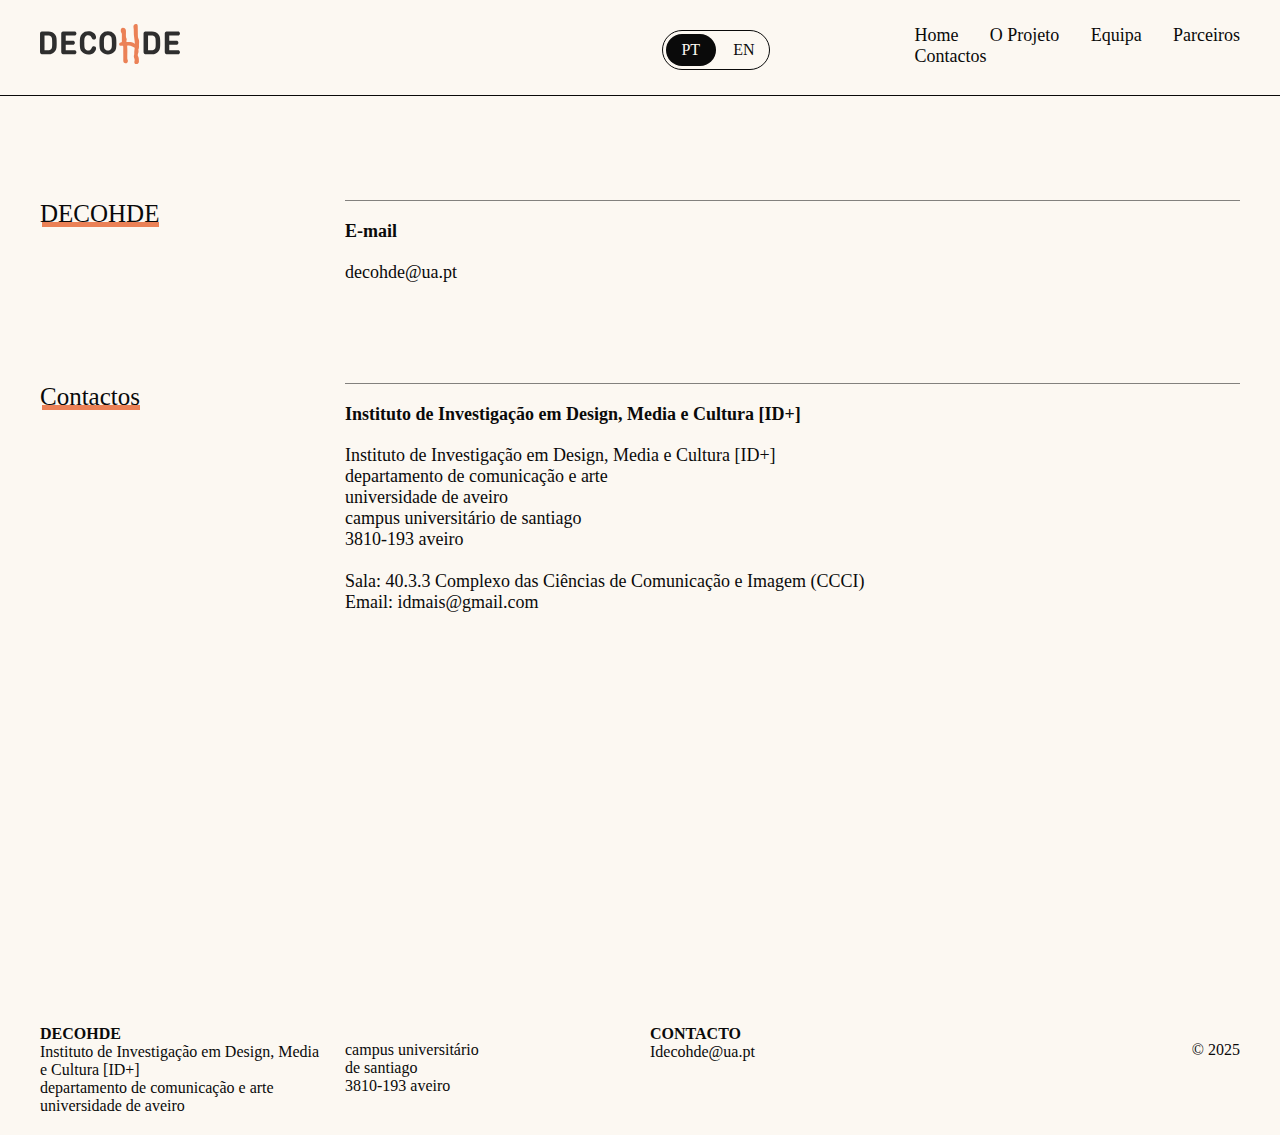
<file: contactos.html>
<!DOCTYPE html>
<html>

<head>
    <meta charset="UTF-8">
    <title>DECOHDE</title>
    <link rel="stylesheet" href="assets/style.css">
    <meta name="viewport" content="width=device-width, initial-scale=1">
    <link href="https://fonts.cdnfonts.com/css/switzer" rel="stylesheet">

</head>

<body>
    <header class="grid">
        <a href="index.html">
        <svg class="headerLogo" id="Layer_2" xmlns="http://www.w3.org/2000/svg" viewBox="0 0 1680.22 484.34">
            <defs>
                <style>
                    .cls-1 {
                        fill: #eb8156;
                    }

                    .cls-2 {
                        fill: #2e2e2e;
                    }
                </style>
            </defs>
            <g id="Layer_1-2" data-name="Layer_1">
                <g>
                    <path class="cls-1"
                        d="M1188.03,260.8c-.24-7.19-.47-13.99.17-20.57,2.15-21.87,3.41-42.9-4.68-59.73-8.21-17.09-8.88-33.29-8.87-51.19,0-27.55-.63-55.53-1.24-82.58l-.45-20.47c-.16-7.79-.47-22.29-16.11-25.61-11.59-2.47-22.28,2.18-29.33,12.75-5.19,7.77-7.08,15.66-5.63,23.47,3.54,19.07,3.74,38.99,3.94,58.26.17,17.07.35,34.72,2.78,52.19,4.06,29.13,7.17,55.64,9.51,81.05.29,3.19-.12,6.41-.69,8.37-.16-.12-.33-.26-.51-.42-22.91-19.53-47.87-19.53-72.02-19.54-4.07,0-8.15,0-12.23-.1-7.99-.19-13.19-1.64-15.04-4.2-1.84-2.56-1.58-7.94.76-15.57,1.67-5.44,4.21-13.67-.37-21.96-7.5-13.6-7.14-28.75-6.77-44.78l.06-2.68c.31-14.2.7-31.86-.11-48.84-.5-10.42-5.48-20.16-13.67-26.71-7.53-6.03-17-8.57-25.98-7-21.86,3.83-21.94,22.61-21.98,33.83l-.03,3.24c-.16,9.31,2.47,17.77,7.61,24.48,4.04,5.27,5.73,11.59,5.63,21.12l-.08,7.9c-.23,23-.47,46.79.28,70.24.3,9.26-2.34,13.16-10.85,16.05-1.18.4-2.48.73-3.82,1.08-5.46,1.43-12.94,3.38-16.56,9.98-2.28,4.14-2.5,9.16-.66,14.91,2.81,8.8,10.67,18.23,32.16,13.18,4.06-.95,9.47-1.64,12.16.47,2.47,1.94,3.76,7,3.82,15.03.15,18.72.11,37.43.08,56.15l-.03,23.73.3,7.51v16.16c.02,20.15.04,40.3-.04,60.45-.05,13.63,5.99,23.34,17,27.32,5.93,2.14,19.82,7.15,29.73-3.41,8.99-9.57,11.1-22.92,5.38-34-4.11-7.94-4.04-16.2-3.96-25.75.01-1.87.03-3.74.01-5.62-.12-13.76.14-27.81.39-41.4.53-28.55,1.07-58.08-1.83-87.29-.28-2.81-.29-6.51,1.22-8.26,1.49-1.73,5.43-2.76,11.7-3.06,16.99-.86,32.01,5.7,47.86,12.62,8.03,3.51,16.34,7.14,25.03,9.79,3.83,1.17,4.75,3.3,3.44,15.17-.46,4.21-.99,8.43-1.52,12.66-1.83,14.63-3.72,29.76-2.92,44.84.3,5.49-.97,11.32-2.31,17.5-2.22,10.2-4.73,21.77.58,32.83,7.35,15.33,8.54,28.73,3.97,44.82-3.57,12.57.73,28.73,15.72,33.92,2.47.85,4.8,1.22,7,1.22,9.13,0,16.07-6.39,21.41-11.3.82-.76,1.63-1.51,2.45-2.23,7.39-6.54,7.39-15.27,7.38-21.04v-2.98c0-20.19,0-41.08-11.21-61.72-5.38-9.9-2.1-20.5,1.69-32.78,4.03-13.04,8.54-27.67,1.96-42.81,9.42-15.92,8.83-33.26,8.31-48.68Z" />
                    <path class="cls-2"
                        d="M7.5,356.31c-7.5-7.52-7.5-17.34-7.5-25.24V122.2c0-7.9,0-17.73,7.5-25.24,7.53-7.52,17.35-7.52,25.24-7.52h66.66c37.39,0,62.26,11.95,82.87,40.08,17.34,23.51,17.73,51.64,17.73,97.12s-.39,73.6-17.73,97.11c-20.62,28.13-45.48,40.08-82.87,40.08H32.74c-7.89,0-17.71,0-25.24-7.52ZM53.94,316.03h40.86c18.11,0,31.22-5.77,40.07-16.95,10.03-12.53,11.17-29.28,11.17-72.45s-1.15-59.93-11.17-72.45c-8.85-11.18-21.97-16.96-40.07-16.96h-40.86v178.81Z" />
                    <path class="cls-2"
                        d="M262.17,356.31c-7.5-7.52-7.5-17.34-7.5-25.24V122.2c0-7.9,0-17.73,7.5-25.24,7.53-7.52,17.35-7.52,25.24-7.52h117.54c11.37,0,15.8.38,21.01,3.08,6.75,3.47,11.36,11.37,11.36,20.81s-4.61,17.34-11.36,20.81c-5.21,2.69-9.63,3.08-21.01,3.08h-96.35v64.36h77.85c11.36,0,15.8.39,20.99,3.08,6.75,3.48,11.37,11.37,11.37,20.81s-4.63,17.34-11.37,20.81c-5.19,2.7-9.63,3.08-20.99,3.08h-77.85v66.66h96.35c11.37,0,15.8.39,21.01,3.09,6.75,3.47,11.36,11.37,11.36,20.8s-4.61,17.34-11.36,20.81c-5.21,2.7-9.63,3.08-21.01,3.08h-117.54c-7.89,0-17.71,0-25.24-7.52Z" />
                    <path class="cls-2"
                        d="M618.38,290.03c3.66-7.9,7.89-14.84,13.29-19.08,3.47-2.7,9.24-4.63,15.42-4.63,6.93,0,13.48,2.13,18.69,7.33,5,5,7.12,10.98,7.12,20.42,0,10.79-5.59,30.26-23.5,47.41-17.15,16.76-37.58,24.66-70.34,24.66-30.63,0-54.54-10.21-73.02-28.91-27.17-27.17-28.15-58.19-28.15-110.59s.97-83.44,28.15-110.6c18.48-18.69,42.39-28.91,73.02-28.91,32.76,0,53.19,7.9,70.34,24.66,17.92,17.15,23.5,36.61,23.5,47.41,0,9.44-2.12,15.41-7.12,20.42-5.21,5.2-11.75,7.33-18.69,7.33-6.18,0-11.96-1.93-15.42-4.63-5.4-4.24-9.63-11.17-13.29-19.08-8.68-19.27-21.59-28.32-40.48-28.32-14.06,0-24.66,5.78-32.56,14.64-11.37,13.11-13.48,28.14-13.48,77.08s2.1,63.97,13.48,77.07c7.89,8.86,18.5,14.65,32.56,14.65,18.89,0,31.8-9.05,40.48-28.32Z" />
                    <path class="cls-2"
                        d="M741.54,337.23c-27.17-27.17-28.15-58.19-28.15-110.59s.97-83.44,28.15-110.6c18.48-18.69,41.8-28.91,73.6-28.91s55.12,10.21,73.6,28.91c27.17,27.17,28.15,58.18,28.15,110.6s-.97,83.43-28.15,110.59c-18.48,18.69-41.8,28.91-73.6,28.91s-55.12-10.21-73.6-28.91ZM780.65,149.55c-10.21,11.56-13.29,24.66-13.29,77.08s3.08,65.31,13.29,76.88c7.7,8.67,19.85,14.83,34.49,14.83s26.78-6.17,34.5-14.83c10.2-11.56,13.29-24.48,13.29-76.88s-3.09-65.52-13.29-77.08c-7.72-8.86-19.86-14.64-34.5-14.64s-26.78,5.78-34.49,14.64Z" />
                    <path class="cls-2"
                        d="M1250.39,356.31c-7.5-7.52-7.5-17.34-7.5-25.24V122.2c0-7.9,0-17.73,7.5-25.24,7.53-7.52,17.35-7.52,25.24-7.52h66.66c37.39,0,62.26,11.95,82.87,40.08,17.34,23.51,17.73,51.64,17.73,97.12s-.39,73.6-17.73,97.11c-20.62,28.13-45.48,40.08-82.87,40.08h-66.66c-7.89,0-17.71,0-25.24-7.52ZM1296.83,316.03h40.86c18.11,0,31.22-5.77,40.07-16.95,10.03-12.53,11.17-29.28,11.17-72.45s-1.15-59.93-11.17-72.45c-8.85-11.18-21.97-16.96-40.07-16.96h-40.86v178.81Z" />
                    <path class="cls-2"
                        d="M1505.06,356.31c-7.5-7.52-7.5-17.34-7.5-25.24V122.2c0-7.9,0-17.73,7.5-25.24,7.53-7.52,17.35-7.52,25.24-7.52h117.54c11.37,0,15.8.38,21.01,3.08,6.75,3.47,11.36,11.37,11.36,20.81s-4.61,17.34-11.36,20.81c-5.21,2.69-9.63,3.08-21.01,3.08h-96.35v64.36h77.85c11.36,0,15.8.39,20.99,3.08,6.75,3.48,11.37,11.37,11.37,20.81s-4.63,17.34-11.37,20.81c-5.19,2.7-9.63,3.08-20.99,3.08h-77.85v66.66h96.35c11.37,0,15.8.39,21.01,3.09,6.75,3.47,11.36,11.37,11.36,20.8s-4.61,17.34-11.36,20.81c-5.21,2.7-9.63,3.08-21.01,3.08h-117.54c-7.89,0-17.71,0-25.24-7.52Z" />
                </g>
            </g>
        </svg>
        </a>
        <div class="languageButton languageButton-desktop">
            <div class="custom-checkbox">
                <input id="status" type="checkbox" name="status">
                <label for="status">
                    <div class="status-switch" data-unchecked="PT" data-checked="EN"></div>
                </label>
            </div>
        </div>
        <div class="headerNav">
            <a href="index.html">
                <p>Home</p>
            </a>
            <a href="projeto.html">
                <p>O Projeto</p>
            </a>
            <a href="equipa.html">
                <p>Equipa</p>
            </a>
            <a href="parceiros.html">
                <p>Parceiros</p>
            </a>
            <a href="contactos.html">
                <p>Contactos</p>
            </a>
        </div>
        <div class="headerNav-mobile" id="openMenu">
            <svg xmlns="http://www.w3.org/2000/svg" width="29.221" height="16.732" viewBox="0 0 29.221 16.732">
                <g id="Group_88" data-name="Group 88" transform="translate(-377.519 -26.634)">
                    <path id="Path_498" data-name="Path 498" d="M599,2566.884h29.221"
                        transform="translate(-221.481 -2540)" fill="none" stroke="#000" stroke-width="0.5" />
                    <path id="Path_499" data-name="Path 499" d="M599,2566.884h29.221"
                        transform="translate(-221.481 -2531.884)" fill="none" stroke="#000" stroke-width="0.5" />
                    <path id="Path_500" data-name="Path 500" d="M599,2566.884h29.221"
                        transform="translate(-221.481 -2523.768)" fill="none" stroke="#000" stroke-width="0.5" />
                </g>
            </svg>
        </div>
        <hr class="headerHr">

    </header>

    <div class="menuMobile">
        <div class="grid headerMobile-grid">
            <svg class="headerLogo" id="Layer_2" xmlns="http://www.w3.org/2000/svg" viewBox="0 0 1680.22 484.34">
                <defs>
                    <style>
                        .cls-1 {
                            fill: #eb8156;
                        }
    
                        .cls-2 {
                            fill: #2e2e2e;
                        }
                    </style>
                </defs>
                <g id="Layer_1-2" data-name="Layer_1">
                    <g>
                        <path class="cls-1"
                            d="M1188.03,260.8c-.24-7.19-.47-13.99.17-20.57,2.15-21.87,3.41-42.9-4.68-59.73-8.21-17.09-8.88-33.29-8.87-51.19,0-27.55-.63-55.53-1.24-82.58l-.45-20.47c-.16-7.79-.47-22.29-16.11-25.61-11.59-2.47-22.28,2.18-29.33,12.75-5.19,7.77-7.08,15.66-5.63,23.47,3.54,19.07,3.74,38.99,3.94,58.26.17,17.07.35,34.72,2.78,52.19,4.06,29.13,7.17,55.64,9.51,81.05.29,3.19-.12,6.41-.69,8.37-.16-.12-.33-.26-.51-.42-22.91-19.53-47.87-19.53-72.02-19.54-4.07,0-8.15,0-12.23-.1-7.99-.19-13.19-1.64-15.04-4.2-1.84-2.56-1.58-7.94.76-15.57,1.67-5.44,4.21-13.67-.37-21.96-7.5-13.6-7.14-28.75-6.77-44.78l.06-2.68c.31-14.2.7-31.86-.11-48.84-.5-10.42-5.48-20.16-13.67-26.71-7.53-6.03-17-8.57-25.98-7-21.86,3.83-21.94,22.61-21.98,33.83l-.03,3.24c-.16,9.31,2.47,17.77,7.61,24.48,4.04,5.27,5.73,11.59,5.63,21.12l-.08,7.9c-.23,23-.47,46.79.28,70.24.3,9.26-2.34,13.16-10.85,16.05-1.18.4-2.48.73-3.82,1.08-5.46,1.43-12.94,3.38-16.56,9.98-2.28,4.14-2.5,9.16-.66,14.91,2.81,8.8,10.67,18.23,32.16,13.18,4.06-.95,9.47-1.64,12.16.47,2.47,1.94,3.76,7,3.82,15.03.15,18.72.11,37.43.08,56.15l-.03,23.73.3,7.51v16.16c.02,20.15.04,40.3-.04,60.45-.05,13.63,5.99,23.34,17,27.32,5.93,2.14,19.82,7.15,29.73-3.41,8.99-9.57,11.1-22.92,5.38-34-4.11-7.94-4.04-16.2-3.96-25.75.01-1.87.03-3.74.01-5.62-.12-13.76.14-27.81.39-41.4.53-28.55,1.07-58.08-1.83-87.29-.28-2.81-.29-6.51,1.22-8.26,1.49-1.73,5.43-2.76,11.7-3.06,16.99-.86,32.01,5.7,47.86,12.62,8.03,3.51,16.34,7.14,25.03,9.79,3.83,1.17,4.75,3.3,3.44,15.17-.46,4.21-.99,8.43-1.52,12.66-1.83,14.63-3.72,29.76-2.92,44.84.3,5.49-.97,11.32-2.31,17.5-2.22,10.2-4.73,21.77.58,32.83,7.35,15.33,8.54,28.73,3.97,44.82-3.57,12.57.73,28.73,15.72,33.92,2.47.85,4.8,1.22,7,1.22,9.13,0,16.07-6.39,21.41-11.3.82-.76,1.63-1.51,2.45-2.23,7.39-6.54,7.39-15.27,7.38-21.04v-2.98c0-20.19,0-41.08-11.21-61.72-5.38-9.9-2.1-20.5,1.69-32.78,4.03-13.04,8.54-27.67,1.96-42.81,9.42-15.92,8.83-33.26,8.31-48.68Z" />
                        <path class="cls-2"
                            d="M7.5,356.31c-7.5-7.52-7.5-17.34-7.5-25.24V122.2c0-7.9,0-17.73,7.5-25.24,7.53-7.52,17.35-7.52,25.24-7.52h66.66c37.39,0,62.26,11.95,82.87,40.08,17.34,23.51,17.73,51.64,17.73,97.12s-.39,73.6-17.73,97.11c-20.62,28.13-45.48,40.08-82.87,40.08H32.74c-7.89,0-17.71,0-25.24-7.52ZM53.94,316.03h40.86c18.11,0,31.22-5.77,40.07-16.95,10.03-12.53,11.17-29.28,11.17-72.45s-1.15-59.93-11.17-72.45c-8.85-11.18-21.97-16.96-40.07-16.96h-40.86v178.81Z" />
                        <path class="cls-2"
                            d="M262.17,356.31c-7.5-7.52-7.5-17.34-7.5-25.24V122.2c0-7.9,0-17.73,7.5-25.24,7.53-7.52,17.35-7.52,25.24-7.52h117.54c11.37,0,15.8.38,21.01,3.08,6.75,3.47,11.36,11.37,11.36,20.81s-4.61,17.34-11.36,20.81c-5.21,2.69-9.63,3.08-21.01,3.08h-96.35v64.36h77.85c11.36,0,15.8.39,20.99,3.08,6.75,3.48,11.37,11.37,11.37,20.81s-4.63,17.34-11.37,20.81c-5.19,2.7-9.63,3.08-20.99,3.08h-77.85v66.66h96.35c11.37,0,15.8.39,21.01,3.09,6.75,3.47,11.36,11.37,11.36,20.8s-4.61,17.34-11.36,20.81c-5.21,2.7-9.63,3.08-21.01,3.08h-117.54c-7.89,0-17.71,0-25.24-7.52Z" />
                        <path class="cls-2"
                            d="M618.38,290.03c3.66-7.9,7.89-14.84,13.29-19.08,3.47-2.7,9.24-4.63,15.42-4.63,6.93,0,13.48,2.13,18.69,7.33,5,5,7.12,10.98,7.12,20.42,0,10.79-5.59,30.26-23.5,47.41-17.15,16.76-37.58,24.66-70.34,24.66-30.63,0-54.54-10.21-73.02-28.91-27.17-27.17-28.15-58.19-28.15-110.59s.97-83.44,28.15-110.6c18.48-18.69,42.39-28.91,73.02-28.91,32.76,0,53.19,7.9,70.34,24.66,17.92,17.15,23.5,36.61,23.5,47.41,0,9.44-2.12,15.41-7.12,20.42-5.21,5.2-11.75,7.33-18.69,7.33-6.18,0-11.96-1.93-15.42-4.63-5.4-4.24-9.63-11.17-13.29-19.08-8.68-19.27-21.59-28.32-40.48-28.32-14.06,0-24.66,5.78-32.56,14.64-11.37,13.11-13.48,28.14-13.48,77.08s2.1,63.97,13.48,77.07c7.89,8.86,18.5,14.65,32.56,14.65,18.89,0,31.8-9.05,40.48-28.32Z" />
                        <path class="cls-2"
                            d="M741.54,337.23c-27.17-27.17-28.15-58.19-28.15-110.59s.97-83.44,28.15-110.6c18.48-18.69,41.8-28.91,73.6-28.91s55.12,10.21,73.6,28.91c27.17,27.17,28.15,58.18,28.15,110.6s-.97,83.43-28.15,110.59c-18.48,18.69-41.8,28.91-73.6,28.91s-55.12-10.21-73.6-28.91ZM780.65,149.55c-10.21,11.56-13.29,24.66-13.29,77.08s3.08,65.31,13.29,76.88c7.7,8.67,19.85,14.83,34.49,14.83s26.78-6.17,34.5-14.83c10.2-11.56,13.29-24.48,13.29-76.88s-3.09-65.52-13.29-77.08c-7.72-8.86-19.86-14.64-34.5-14.64s-26.78,5.78-34.49,14.64Z" />
                        <path class="cls-2"
                            d="M1250.39,356.31c-7.5-7.52-7.5-17.34-7.5-25.24V122.2c0-7.9,0-17.73,7.5-25.24,7.53-7.52,17.35-7.52,25.24-7.52h66.66c37.39,0,62.26,11.95,82.87,40.08,17.34,23.51,17.73,51.64,17.73,97.12s-.39,73.6-17.73,97.11c-20.62,28.13-45.48,40.08-82.87,40.08h-66.66c-7.89,0-17.71,0-25.24-7.52ZM1296.83,316.03h40.86c18.11,0,31.22-5.77,40.07-16.95,10.03-12.53,11.17-29.28,11.17-72.45s-1.15-59.93-11.17-72.45c-8.85-11.18-21.97-16.96-40.07-16.96h-40.86v178.81Z" />
                        <path class="cls-2"
                            d="M1505.06,356.31c-7.5-7.52-7.5-17.34-7.5-25.24V122.2c0-7.9,0-17.73,7.5-25.24,7.53-7.52,17.35-7.52,25.24-7.52h117.54c11.37,0,15.8.38,21.01,3.08,6.75,3.47,11.36,11.37,11.36,20.81s-4.61,17.34-11.36,20.81c-5.21,2.69-9.63,3.08-21.01,3.08h-96.35v64.36h77.85c11.36,0,15.8.39,20.99,3.08,6.75,3.48,11.37,11.37,11.37,20.81s-4.63,17.34-11.37,20.81c-5.19,2.7-9.63,3.08-20.99,3.08h-77.85v66.66h96.35c11.37,0,15.8.39,21.01,3.09,6.75,3.47,11.36,11.37,11.36,20.8s-4.61,17.34-11.36,20.81c-5.21,2.7-9.63,3.08-21.01,3.08h-117.54c-7.89,0-17.71,0-25.24-7.52Z" />
                    </g>
                </g>
            </svg>            <div class="headerNav-mobile" id="closeMenu">
                <svg xmlns="http://www.w3.org/2000/svg" width="28.728" height="16.667" viewBox="0 0 28.728 16.667">
                    <g id="Group_90" data-name="Group 90" transform="translate(-377.395 -26.667)">
                        <path id="Path_498" data-name="Path 498" d="M627.481,2583.061,599,2566.884"
                            transform="translate(-221.481 -2540)" fill="none" stroke="#000" stroke-width="0.5" />
                        <path id="Path_501" data-name="Path 501" d="M433,2542.884l-28.458,16.233"
                            transform="translate(-27 -2516)" fill="none" stroke="#000" stroke-width="0.5" />
                    </g>
                </svg>
            </div>
        </div>
        <div class="menuMobile-nav">
            <a href="index.html">
                <span>Home</span>
            </a>
            <a href="projeto.html">
                <span>O Projeto</span>
            </a>
            <a href="equipa.html">
                <span>Equipa</span>
            </a>
            <a href="parceiros.html">
                <span>Parceiros</span>
            </a>
            <a href="contactos.html">
                <span>Contactos</span>
            </a>
        </div>
        <hr class="headerHr">
        <div class="languageButton languageButton-mobile">
            <div class="custom-checkbox">
                <input id="status-mobile" type="checkbox" name="status">
                <label for="status-mobile">
                    <div class="status-switch" data-unchecked="PT" data-checked="EN"></div>
                </label>
            </div>
        </div>
    </div>

    <main>
        <div class="grid team-grid">
            <span class="teamTitle entry-content"><a>DECOHDE</a></span>
            <div class="teamMember teamMember-grid">
                <hr>
                <p class="contact-title">E-mail</p>
                <p class="contact-description">decohde@ua.pt</p>
            </div>
        </div>
        <div class="grid team-grid">
            <span class="teamTitle entry-content"><a>Contactos</a></span>
            <div class="teamMember teamMember-grid">
                <hr>
                <p class="contact-title">Instituto de Investigação em Design, Media e Cultura [ID+]</p>
                <p class="contact-description">Instituto de Investigação em Design, Media e Cultura [ID+]<br>
                    departamento de comunicação e arte<br>
                    universidade de aveiro<br>
                    campus universitário de santiago<br>
                    3810-193 aveiro<br>
                    <br>
                    Sala: 40.3.3 Complexo das Ciências de Comunicação e Imagem (CCCI)<br>
                    Email: idmais@gmail.com</p>
            </div>
        </div>
    </main>
    <footer class="grid">
        <p class="footer1"><strong>DECOHDE</strong><br>
            Instituto de Investigação em Design, Media e Cultura [ID+]<br>
            departamento de comunicação e arte<br>
            universidade de aveiro</p>
        <p class="footer2">campus universitário de santiago<br>
            3810-193 aveiro</p>
        <p class="footer3"><strong>CONTACTO</strong><br>
            Idecohde@ua.pt
        </p>
        <p class="footer4">
            © 2025</p>
    </footer>

    <script src="assets/js/menuMobile.js"></script>
    <script src="assets/js/mobileHeight.js"></script>


</body>

</html>
</file>
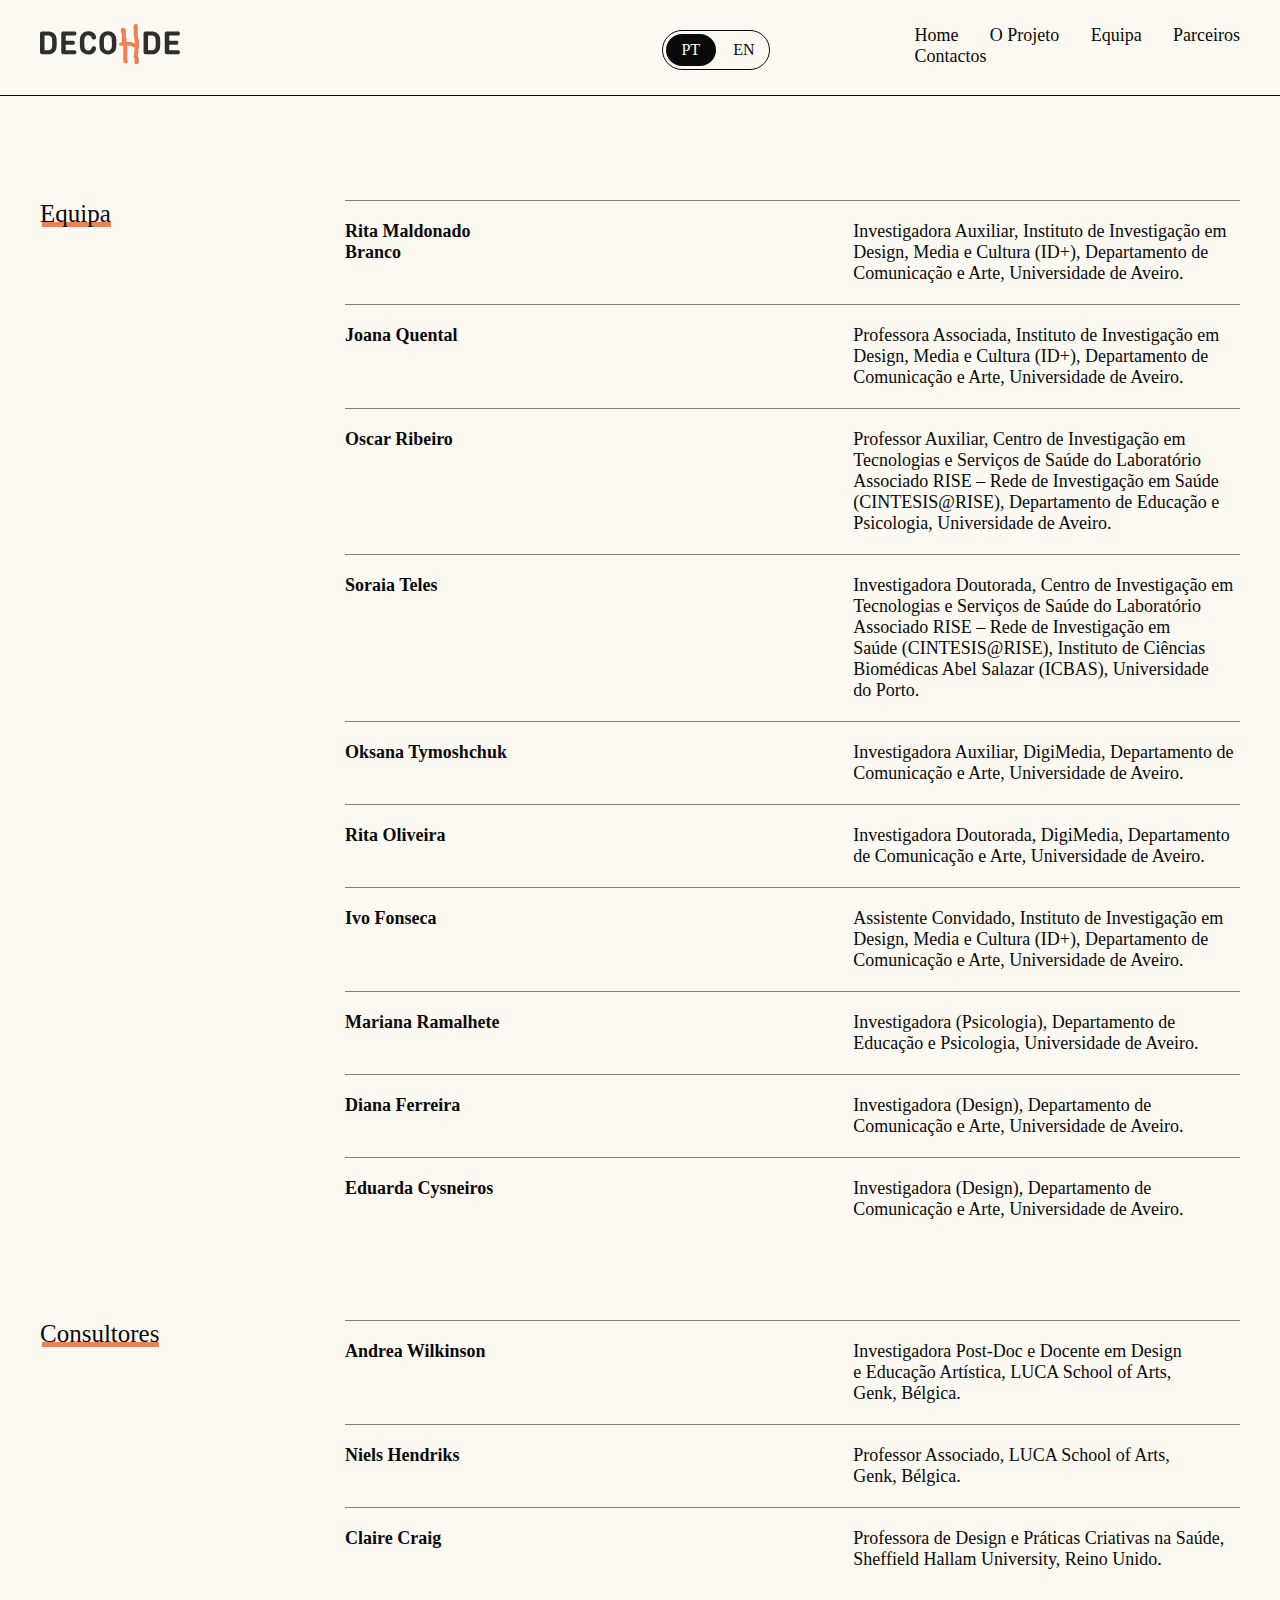
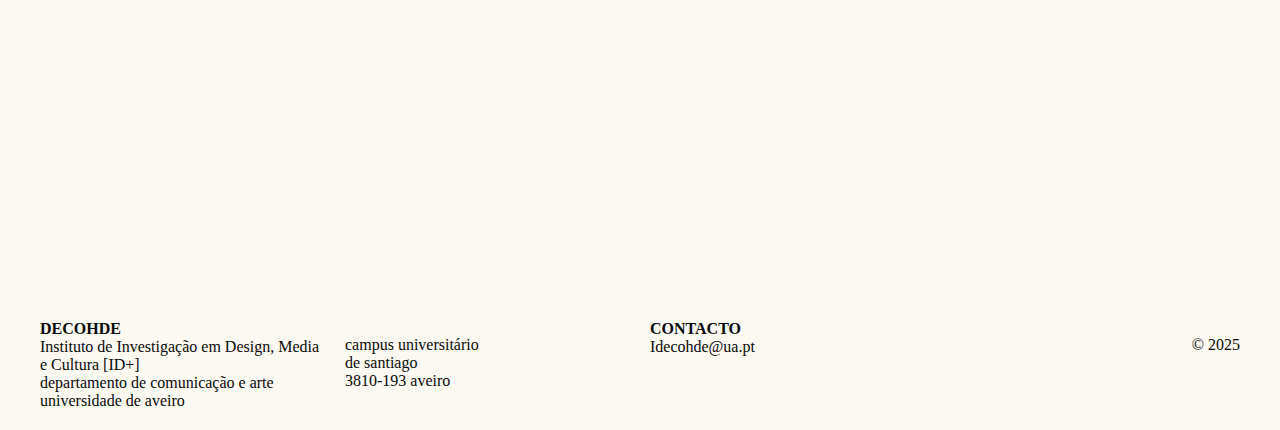
<file: equipa.html>
<!DOCTYPE html>
<html>

<head>
    <meta charset="UTF-8">
    <title>DECOHDE</title>
    <link rel="stylesheet" href="assets/style.css">
    <meta name="viewport" content="width=device-width, initial-scale=1">
    <link href="https://fonts.cdnfonts.com/css/switzer" rel="stylesheet">

</head>

<body>
    <header class="grid"> 
        <a href="index.html">
        <svg class="headerLogo" id="Layer_2" xmlns="http://www.w3.org/2000/svg" viewBox="0 0 1680.22 484.34">
            <defs>
                <style>
                    .cls-1 {
                        fill: #eb8156;
                    }

                    .cls-2 {
                        fill: #2e2e2e;
                    }
                </style>
            </defs>
            <g id="Layer_1-2" data-name="Layer_1">
                <g>
                    <path class="cls-1"
                        d="M1188.03,260.8c-.24-7.19-.47-13.99.17-20.57,2.15-21.87,3.41-42.9-4.68-59.73-8.21-17.09-8.88-33.29-8.87-51.19,0-27.55-.63-55.53-1.24-82.58l-.45-20.47c-.16-7.79-.47-22.29-16.11-25.61-11.59-2.47-22.28,2.18-29.33,12.75-5.19,7.77-7.08,15.66-5.63,23.47,3.54,19.07,3.74,38.99,3.94,58.26.17,17.07.35,34.72,2.78,52.19,4.06,29.13,7.17,55.64,9.51,81.05.29,3.19-.12,6.41-.69,8.37-.16-.12-.33-.26-.51-.42-22.91-19.53-47.87-19.53-72.02-19.54-4.07,0-8.15,0-12.23-.1-7.99-.19-13.19-1.64-15.04-4.2-1.84-2.56-1.58-7.94.76-15.57,1.67-5.44,4.21-13.67-.37-21.96-7.5-13.6-7.14-28.75-6.77-44.78l.06-2.68c.31-14.2.7-31.86-.11-48.84-.5-10.42-5.48-20.16-13.67-26.71-7.53-6.03-17-8.57-25.98-7-21.86,3.83-21.94,22.61-21.98,33.83l-.03,3.24c-.16,9.31,2.47,17.77,7.61,24.48,4.04,5.27,5.73,11.59,5.63,21.12l-.08,7.9c-.23,23-.47,46.79.28,70.24.3,9.26-2.34,13.16-10.85,16.05-1.18.4-2.48.73-3.82,1.08-5.46,1.43-12.94,3.38-16.56,9.98-2.28,4.14-2.5,9.16-.66,14.91,2.81,8.8,10.67,18.23,32.16,13.18,4.06-.95,9.47-1.64,12.16.47,2.47,1.94,3.76,7,3.82,15.03.15,18.72.11,37.43.08,56.15l-.03,23.73.3,7.51v16.16c.02,20.15.04,40.3-.04,60.45-.05,13.63,5.99,23.34,17,27.32,5.93,2.14,19.82,7.15,29.73-3.41,8.99-9.57,11.1-22.92,5.38-34-4.11-7.94-4.04-16.2-3.96-25.75.01-1.87.03-3.74.01-5.62-.12-13.76.14-27.81.39-41.4.53-28.55,1.07-58.08-1.83-87.29-.28-2.81-.29-6.51,1.22-8.26,1.49-1.73,5.43-2.76,11.7-3.06,16.99-.86,32.01,5.7,47.86,12.62,8.03,3.51,16.34,7.14,25.03,9.79,3.83,1.17,4.75,3.3,3.44,15.17-.46,4.21-.99,8.43-1.52,12.66-1.83,14.63-3.72,29.76-2.92,44.84.3,5.49-.97,11.32-2.31,17.5-2.22,10.2-4.73,21.77.58,32.83,7.35,15.33,8.54,28.73,3.97,44.82-3.57,12.57.73,28.73,15.72,33.92,2.47.85,4.8,1.22,7,1.22,9.13,0,16.07-6.39,21.41-11.3.82-.76,1.63-1.51,2.45-2.23,7.39-6.54,7.39-15.27,7.38-21.04v-2.98c0-20.19,0-41.08-11.21-61.72-5.38-9.9-2.1-20.5,1.69-32.78,4.03-13.04,8.54-27.67,1.96-42.81,9.42-15.92,8.83-33.26,8.31-48.68Z" />
                    <path class="cls-2"
                        d="M7.5,356.31c-7.5-7.52-7.5-17.34-7.5-25.24V122.2c0-7.9,0-17.73,7.5-25.24,7.53-7.52,17.35-7.52,25.24-7.52h66.66c37.39,0,62.26,11.95,82.87,40.08,17.34,23.51,17.73,51.64,17.73,97.12s-.39,73.6-17.73,97.11c-20.62,28.13-45.48,40.08-82.87,40.08H32.74c-7.89,0-17.71,0-25.24-7.52ZM53.94,316.03h40.86c18.11,0,31.22-5.77,40.07-16.95,10.03-12.53,11.17-29.28,11.17-72.45s-1.15-59.93-11.17-72.45c-8.85-11.18-21.97-16.96-40.07-16.96h-40.86v178.81Z" />
                    <path class="cls-2"
                        d="M262.17,356.31c-7.5-7.52-7.5-17.34-7.5-25.24V122.2c0-7.9,0-17.73,7.5-25.24,7.53-7.52,17.35-7.52,25.24-7.52h117.54c11.37,0,15.8.38,21.01,3.08,6.75,3.47,11.36,11.37,11.36,20.81s-4.61,17.34-11.36,20.81c-5.21,2.69-9.63,3.08-21.01,3.08h-96.35v64.36h77.85c11.36,0,15.8.39,20.99,3.08,6.75,3.48,11.37,11.37,11.37,20.81s-4.63,17.34-11.37,20.81c-5.19,2.7-9.63,3.08-20.99,3.08h-77.85v66.66h96.35c11.37,0,15.8.39,21.01,3.09,6.75,3.47,11.36,11.37,11.36,20.8s-4.61,17.34-11.36,20.81c-5.21,2.7-9.63,3.08-21.01,3.08h-117.54c-7.89,0-17.71,0-25.24-7.52Z" />
                    <path class="cls-2"
                        d="M618.38,290.03c3.66-7.9,7.89-14.84,13.29-19.08,3.47-2.7,9.24-4.63,15.42-4.63,6.93,0,13.48,2.13,18.69,7.33,5,5,7.12,10.98,7.12,20.42,0,10.79-5.59,30.26-23.5,47.41-17.15,16.76-37.58,24.66-70.34,24.66-30.63,0-54.54-10.21-73.02-28.91-27.17-27.17-28.15-58.19-28.15-110.59s.97-83.44,28.15-110.6c18.48-18.69,42.39-28.91,73.02-28.91,32.76,0,53.19,7.9,70.34,24.66,17.92,17.15,23.5,36.61,23.5,47.41,0,9.44-2.12,15.41-7.12,20.42-5.21,5.2-11.75,7.33-18.69,7.33-6.18,0-11.96-1.93-15.42-4.63-5.4-4.24-9.63-11.17-13.29-19.08-8.68-19.27-21.59-28.32-40.48-28.32-14.06,0-24.66,5.78-32.56,14.64-11.37,13.11-13.48,28.14-13.48,77.08s2.1,63.97,13.48,77.07c7.89,8.86,18.5,14.65,32.56,14.65,18.89,0,31.8-9.05,40.48-28.32Z" />
                    <path class="cls-2"
                        d="M741.54,337.23c-27.17-27.17-28.15-58.19-28.15-110.59s.97-83.44,28.15-110.6c18.48-18.69,41.8-28.91,73.6-28.91s55.12,10.21,73.6,28.91c27.17,27.17,28.15,58.18,28.15,110.6s-.97,83.43-28.15,110.59c-18.48,18.69-41.8,28.91-73.6,28.91s-55.12-10.21-73.6-28.91ZM780.65,149.55c-10.21,11.56-13.29,24.66-13.29,77.08s3.08,65.31,13.29,76.88c7.7,8.67,19.85,14.83,34.49,14.83s26.78-6.17,34.5-14.83c10.2-11.56,13.29-24.48,13.29-76.88s-3.09-65.52-13.29-77.08c-7.72-8.86-19.86-14.64-34.5-14.64s-26.78,5.78-34.49,14.64Z" />
                    <path class="cls-2"
                        d="M1250.39,356.31c-7.5-7.52-7.5-17.34-7.5-25.24V122.2c0-7.9,0-17.73,7.5-25.24,7.53-7.52,17.35-7.52,25.24-7.52h66.66c37.39,0,62.26,11.95,82.87,40.08,17.34,23.51,17.73,51.64,17.73,97.12s-.39,73.6-17.73,97.11c-20.62,28.13-45.48,40.08-82.87,40.08h-66.66c-7.89,0-17.71,0-25.24-7.52ZM1296.83,316.03h40.86c18.11,0,31.22-5.77,40.07-16.95,10.03-12.53,11.17-29.28,11.17-72.45s-1.15-59.93-11.17-72.45c-8.85-11.18-21.97-16.96-40.07-16.96h-40.86v178.81Z" />
                    <path class="cls-2"
                        d="M1505.06,356.31c-7.5-7.52-7.5-17.34-7.5-25.24V122.2c0-7.9,0-17.73,7.5-25.24,7.53-7.52,17.35-7.52,25.24-7.52h117.54c11.37,0,15.8.38,21.01,3.08,6.75,3.47,11.36,11.37,11.36,20.81s-4.61,17.34-11.36,20.81c-5.21,2.69-9.63,3.08-21.01,3.08h-96.35v64.36h77.85c11.36,0,15.8.39,20.99,3.08,6.75,3.48,11.37,11.37,11.37,20.81s-4.63,17.34-11.37,20.81c-5.19,2.7-9.63,3.08-20.99,3.08h-77.85v66.66h96.35c11.37,0,15.8.39,21.01,3.09,6.75,3.47,11.36,11.37,11.36,20.8s-4.61,17.34-11.36,20.81c-5.21,2.7-9.63,3.08-21.01,3.08h-117.54c-7.89,0-17.71,0-25.24-7.52Z" />
                </g>
            </g>
        </svg>
        </a>
        <div class="languageButton languageButton-desktop">
            <div class="custom-checkbox">
                <input id="status" type="checkbox" name="status">
                <label for="status">
                    <div class="status-switch" data-unchecked="PT" data-checked="EN"></div>
                </label>
            </div>
        </div>
        <div class="headerNav">
            <a href="index.html">
                <p>Home</p>
            </a>
            <a href="projeto.html">
                <p>O Projeto</p>
            </a>
            <a href="equipa.html">
                <p>Equipa</p>
            </a>
            <a href="parceiros.html">
                <p>Parceiros</p>
            </a>
            <a href="contactos.html">
                <p>Contactos</p>
            </a>
        </div>
        <div class="headerNav-mobile" id="openMenu">
            <svg xmlns="http://www.w3.org/2000/svg" width="29.221" height="16.732" viewBox="0 0 29.221 16.732">
                <g id="Group_88" data-name="Group 88" transform="translate(-377.519 -26.634)">
                    <path id="Path_498" data-name="Path 498" d="M599,2566.884h29.221"
                        transform="translate(-221.481 -2540)" fill="none" stroke="#000" stroke-width="0.5" />
                    <path id="Path_499" data-name="Path 499" d="M599,2566.884h29.221"
                        transform="translate(-221.481 -2531.884)" fill="none" stroke="#000" stroke-width="0.5" />
                    <path id="Path_500" data-name="Path 500" d="M599,2566.884h29.221"
                        transform="translate(-221.481 -2523.768)" fill="none" stroke="#000" stroke-width="0.5" />
                </g>
            </svg>
        </div>
        <hr class="headerHr">

    </header>

    <div class="menuMobile">
        <div class="grid headerMobile-grid">
            <svg class="headerLogo" id="Layer_2" xmlns="http://www.w3.org/2000/svg" viewBox="0 0 1680.22 484.34">
                <defs>
                    <style>
                        .cls-1 {
                            fill: #eb8156;
                        }
    
                        .cls-2 {
                            fill: #2e2e2e;
                        }
                    </style>
                </defs>
                <g id="Layer_1-2" data-name="Layer_1">
                    <g>
                        <path class="cls-1"
                            d="M1188.03,260.8c-.24-7.19-.47-13.99.17-20.57,2.15-21.87,3.41-42.9-4.68-59.73-8.21-17.09-8.88-33.29-8.87-51.19,0-27.55-.63-55.53-1.24-82.58l-.45-20.47c-.16-7.79-.47-22.29-16.11-25.61-11.59-2.47-22.28,2.18-29.33,12.75-5.19,7.77-7.08,15.66-5.63,23.47,3.54,19.07,3.74,38.99,3.94,58.26.17,17.07.35,34.72,2.78,52.19,4.06,29.13,7.17,55.64,9.51,81.05.29,3.19-.12,6.41-.69,8.37-.16-.12-.33-.26-.51-.42-22.91-19.53-47.87-19.53-72.02-19.54-4.07,0-8.15,0-12.23-.1-7.99-.19-13.19-1.64-15.04-4.2-1.84-2.56-1.58-7.94.76-15.57,1.67-5.44,4.21-13.67-.37-21.96-7.5-13.6-7.14-28.75-6.77-44.78l.06-2.68c.31-14.2.7-31.86-.11-48.84-.5-10.42-5.48-20.16-13.67-26.71-7.53-6.03-17-8.57-25.98-7-21.86,3.83-21.94,22.61-21.98,33.83l-.03,3.24c-.16,9.31,2.47,17.77,7.61,24.48,4.04,5.27,5.73,11.59,5.63,21.12l-.08,7.9c-.23,23-.47,46.79.28,70.24.3,9.26-2.34,13.16-10.85,16.05-1.18.4-2.48.73-3.82,1.08-5.46,1.43-12.94,3.38-16.56,9.98-2.28,4.14-2.5,9.16-.66,14.91,2.81,8.8,10.67,18.23,32.16,13.18,4.06-.95,9.47-1.64,12.16.47,2.47,1.94,3.76,7,3.82,15.03.15,18.72.11,37.43.08,56.15l-.03,23.73.3,7.51v16.16c.02,20.15.04,40.3-.04,60.45-.05,13.63,5.99,23.34,17,27.32,5.93,2.14,19.82,7.15,29.73-3.41,8.99-9.57,11.1-22.92,5.38-34-4.11-7.94-4.04-16.2-3.96-25.75.01-1.87.03-3.74.01-5.62-.12-13.76.14-27.81.39-41.4.53-28.55,1.07-58.08-1.83-87.29-.28-2.81-.29-6.51,1.22-8.26,1.49-1.73,5.43-2.76,11.7-3.06,16.99-.86,32.01,5.7,47.86,12.62,8.03,3.51,16.34,7.14,25.03,9.79,3.83,1.17,4.75,3.3,3.44,15.17-.46,4.21-.99,8.43-1.52,12.66-1.83,14.63-3.72,29.76-2.92,44.84.3,5.49-.97,11.32-2.31,17.5-2.22,10.2-4.73,21.77.58,32.83,7.35,15.33,8.54,28.73,3.97,44.82-3.57,12.57.73,28.73,15.72,33.92,2.47.85,4.8,1.22,7,1.22,9.13,0,16.07-6.39,21.41-11.3.82-.76,1.63-1.51,2.45-2.23,7.39-6.54,7.39-15.27,7.38-21.04v-2.98c0-20.19,0-41.08-11.21-61.72-5.38-9.9-2.1-20.5,1.69-32.78,4.03-13.04,8.54-27.67,1.96-42.81,9.42-15.92,8.83-33.26,8.31-48.68Z" />
                        <path class="cls-2"
                            d="M7.5,356.31c-7.5-7.52-7.5-17.34-7.5-25.24V122.2c0-7.9,0-17.73,7.5-25.24,7.53-7.52,17.35-7.52,25.24-7.52h66.66c37.39,0,62.26,11.95,82.87,40.08,17.34,23.51,17.73,51.64,17.73,97.12s-.39,73.6-17.73,97.11c-20.62,28.13-45.48,40.08-82.87,40.08H32.74c-7.89,0-17.71,0-25.24-7.52ZM53.94,316.03h40.86c18.11,0,31.22-5.77,40.07-16.95,10.03-12.53,11.17-29.28,11.17-72.45s-1.15-59.93-11.17-72.45c-8.85-11.18-21.97-16.96-40.07-16.96h-40.86v178.81Z" />
                        <path class="cls-2"
                            d="M262.17,356.31c-7.5-7.52-7.5-17.34-7.5-25.24V122.2c0-7.9,0-17.73,7.5-25.24,7.53-7.52,17.35-7.52,25.24-7.52h117.54c11.37,0,15.8.38,21.01,3.08,6.75,3.47,11.36,11.37,11.36,20.81s-4.61,17.34-11.36,20.81c-5.21,2.69-9.63,3.08-21.01,3.08h-96.35v64.36h77.85c11.36,0,15.8.39,20.99,3.08,6.75,3.48,11.37,11.37,11.37,20.81s-4.63,17.34-11.37,20.81c-5.19,2.7-9.63,3.08-20.99,3.08h-77.85v66.66h96.35c11.37,0,15.8.39,21.01,3.09,6.75,3.47,11.36,11.37,11.36,20.8s-4.61,17.34-11.36,20.81c-5.21,2.7-9.63,3.08-21.01,3.08h-117.54c-7.89,0-17.71,0-25.24-7.52Z" />
                        <path class="cls-2"
                            d="M618.38,290.03c3.66-7.9,7.89-14.84,13.29-19.08,3.47-2.7,9.24-4.63,15.42-4.63,6.93,0,13.48,2.13,18.69,7.33,5,5,7.12,10.98,7.12,20.42,0,10.79-5.59,30.26-23.5,47.41-17.15,16.76-37.58,24.66-70.34,24.66-30.63,0-54.54-10.21-73.02-28.91-27.17-27.17-28.15-58.19-28.15-110.59s.97-83.44,28.15-110.6c18.48-18.69,42.39-28.91,73.02-28.91,32.76,0,53.19,7.9,70.34,24.66,17.92,17.15,23.5,36.61,23.5,47.41,0,9.44-2.12,15.41-7.12,20.42-5.21,5.2-11.75,7.33-18.69,7.33-6.18,0-11.96-1.93-15.42-4.63-5.4-4.24-9.63-11.17-13.29-19.08-8.68-19.27-21.59-28.32-40.48-28.32-14.06,0-24.66,5.78-32.56,14.64-11.37,13.11-13.48,28.14-13.48,77.08s2.1,63.97,13.48,77.07c7.89,8.86,18.5,14.65,32.56,14.65,18.89,0,31.8-9.05,40.48-28.32Z" />
                        <path class="cls-2"
                            d="M741.54,337.23c-27.17-27.17-28.15-58.19-28.15-110.59s.97-83.44,28.15-110.6c18.48-18.69,41.8-28.91,73.6-28.91s55.12,10.21,73.6,28.91c27.17,27.17,28.15,58.18,28.15,110.6s-.97,83.43-28.15,110.59c-18.48,18.69-41.8,28.91-73.6,28.91s-55.12-10.21-73.6-28.91ZM780.65,149.55c-10.21,11.56-13.29,24.66-13.29,77.08s3.08,65.31,13.29,76.88c7.7,8.67,19.85,14.83,34.49,14.83s26.78-6.17,34.5-14.83c10.2-11.56,13.29-24.48,13.29-76.88s-3.09-65.52-13.29-77.08c-7.72-8.86-19.86-14.64-34.5-14.64s-26.78,5.78-34.49,14.64Z" />
                        <path class="cls-2"
                            d="M1250.39,356.31c-7.5-7.52-7.5-17.34-7.5-25.24V122.2c0-7.9,0-17.73,7.5-25.24,7.53-7.52,17.35-7.52,25.24-7.52h66.66c37.39,0,62.26,11.95,82.87,40.08,17.34,23.51,17.73,51.64,17.73,97.12s-.39,73.6-17.73,97.11c-20.62,28.13-45.48,40.08-82.87,40.08h-66.66c-7.89,0-17.71,0-25.24-7.52ZM1296.83,316.03h40.86c18.11,0,31.22-5.77,40.07-16.95,10.03-12.53,11.17-29.28,11.17-72.45s-1.15-59.93-11.17-72.45c-8.85-11.18-21.97-16.96-40.07-16.96h-40.86v178.81Z" />
                        <path class="cls-2"
                            d="M1505.06,356.31c-7.5-7.52-7.5-17.34-7.5-25.24V122.2c0-7.9,0-17.73,7.5-25.24,7.53-7.52,17.35-7.52,25.24-7.52h117.54c11.37,0,15.8.38,21.01,3.08,6.75,3.47,11.36,11.37,11.36,20.81s-4.61,17.34-11.36,20.81c-5.21,2.69-9.63,3.08-21.01,3.08h-96.35v64.36h77.85c11.36,0,15.8.39,20.99,3.08,6.75,3.48,11.37,11.37,11.37,20.81s-4.63,17.34-11.37,20.81c-5.19,2.7-9.63,3.08-20.99,3.08h-77.85v66.66h96.35c11.37,0,15.8.39,21.01,3.09,6.75,3.47,11.36,11.37,11.36,20.8s-4.61,17.34-11.36,20.81c-5.21,2.7-9.63,3.08-21.01,3.08h-117.54c-7.89,0-17.71,0-25.24-7.52Z" />
                    </g>
                </g>
            </svg>            <div class="headerNav-mobile" id="closeMenu">
                <svg xmlns="http://www.w3.org/2000/svg" width="28.728" height="16.667" viewBox="0 0 28.728 16.667">
                    <g id="Group_90" data-name="Group 90" transform="translate(-377.395 -26.667)">
                        <path id="Path_498" data-name="Path 498" d="M627.481,2583.061,599,2566.884"
                            transform="translate(-221.481 -2540)" fill="none" stroke="#000" stroke-width="0.5" />
                        <path id="Path_501" data-name="Path 501" d="M433,2542.884l-28.458,16.233"
                            transform="translate(-27 -2516)" fill="none" stroke="#000" stroke-width="0.5" />
                    </g>
                </svg>
            </div>
        </div>
        <div class="menuMobile-nav">
            <a href="index.html">
                <span>Home</span>
            </a>
            <a href="projeto.html">
                <span>O Projeto</span>
            </a>
            <a href="equipa.html">
                <span>Equipa</span>
            </a>
            <a href="parceiros.html">
                <span>Parceiros</span>
            </a>
            <a href="contactos.html">
                <span>Contactos</span>
            </a>
        </div>
        <hr class="headerHr">
        <div class="languageButton languageButton-mobile">
            <div class="custom-checkbox">
                <input id="status-mobile" type="checkbox" name="status">
                <label for="status-mobile">
                    <div class="status-switch" data-unchecked="PT" data-checked="EN"></div>
                </label>
            </div>
        </div>
    </div>

    <main>
        <div class="grid team-grid">
            <span class="teamTitle entry-content"><a>Equipa</a></span>
            <div class="teamMember teamMember-grid">
                <hr>
                <p class="teamMember-name">Rita Maldonado Branco</p>
                <div class="teamMember-img">
                    <img src="assets/data/imgs/Rita-Maldonado-Branco.jpg">
                </div>
                <p class="teamMember-description">Investigadora Auxiliar, Instituto de Investigação em Design, Media e
                    Cultura (ID+), Departamento de Comunicação e Arte, Universidade de Aveiro.</p>
            </div>
            <div class="teamMember teamMember-grid">
                <hr>
                <p class="teamMember-name">Joana Quental</p>
                <div class="teamMember-img">
                    <img src="assets/data/imgs/Joana-Quental.jpg">
                </div>

                <p class="teamMember-description">Professora Associada, Instituto de Investigação em Design, Media e
                    Cultura (ID+), Departamento de Comunicação e Arte, Universidade de Aveiro.</p>
            </div>
            <div class="teamMember teamMember-grid">
                <hr>
                <p class="teamMember-name">Oscar Ribeiro</p>
                <div class="teamMember-img">
                    <img src="assets/data/imgs/Oscar-Ribeiro.jpg">
                </div>

                <p class="teamMember-description">Professor Auxiliar, Centro de Investigação em Tecnologias e Serviços
                    de Saúde do Laboratório Associado RISE – Rede de Investigação em Saúde (CINTESIS@RISE), Departamento
                    de Educação e Psicologia, Universidade de Aveiro.</p>
            </div>
            <div class="teamMember teamMember-grid">
                <hr>
                <p class="teamMember-name">Soraia Teles</p>
                <div class="teamMember-img">
                    <img src="assets/data/imgs/Soraia-Teles.png">
                </div>

                <p class="teamMember-description">Investigadora Doutorada, Centro de Investigação em Tecnologias e
                    Serviços de Saúde do Laboratório Associado RISE – Rede de Investigação em Saúde (CINTESIS@RISE),
                    Instituto de Ciências Biomédicas Abel Salazar (ICBAS), Universidade do Porto.</p>
            </div>
            <div class="teamMember teamMember-grid">
                <hr>
                <p class="teamMember-name">Oksana Tymoshchuk</p>
                <div class="teamMember-img">
                    <img src="assets/data/imgs/Oksana-Tymoshchuk.jpg">
                </div>

                <p class="teamMember-description">Investigadora Auxiliar, DigiMedia, Departamento de Comunicação e Arte,
                    Universidade de Aveiro.</p>
            </div>
            <div class="teamMember teamMember-grid">
                <hr>
                <p class="teamMember-name">Rita Oliveira</p>
                <div class="teamMember-img">
                    <img src="assets/data/imgs/Rita-Oliveira.jpg">
                </div>

                <p class="teamMember-description">Investigadora Doutorada, DigiMedia, Departamento de Comunicação e
                    Arte, Universidade de Aveiro.</p>
            </div>
            <div class="teamMember teamMember-grid">
                <hr>
                <p class="teamMember-name">Ivo Fonseca</p>
                <div class="teamMember-img">
                    <img src="assets/data/imgs/Ivo-Fonseca.jpeg">
                </div>

                <p class="teamMember-description">Assistente Convidado, Instituto de Investigação em Design, Media e
                    Cultura (ID+), Departamento de Comunicação e Arte, Universidade de Aveiro.</p>
            </div>
            <div class="teamMember teamMember-grid">
                <hr>
                <p class="teamMember-name">Mariana Ramalhete</p>
                <div class="teamMember-img">
                    <img src="assets/data/imgs/Mariana-Ramalhete.png">
                </div>

                <p class="teamMember-description">Investigadora (Psicologia), Departamento de Educação e Psicologia,
                    Universidade de Aveiro.</p>
            </div>
            <div class="teamMember teamMember-grid">
                <hr>
                <p class="teamMember-name">Diana Ferreira</p>
                <div class="teamMember-img">
                    <img src="assets/data/imgs/Diana-Ferreira.jpg">
                </div>

                <p class="teamMember-description">Investigadora (Design), Departamento de Comunicação e Arte,
                    Universidade
                    de Aveiro.</p>
            </div>
            <div class="teamMember teamMember-grid">
                <hr>
                <p class="teamMember-name">Eduarda Cysneiros</p>
                <div class="teamMember-img">
                    <img src="assets/data/imgs/Eduarda-Cysneiro.jpg">
                </div>

                <p class="teamMember-description">Investigadora (Design), Departamento de Comunicação e Arte,
                    Universidade
                    de Aveiro.</p>
            </div>
        </div>


        <div class="grid team-grid team-grid-last">
            <span class="teamTitle entry-content"><a>Consultores</a></span>
            <div class="teamMember teamMember-grid">
                <hr>
                <p class="teamMember-name">Andrea Wilkinson</p>
                <div class="teamMember-img">
                    <img src="assets/data/imgs/Andrea-Wilkinson.jpg">
                </div>

                <p class="teamMember-description">Investigadora Post-Doc e Docente em Design e Educação Artística, LUCA
                    School of Arts, Genk, Bélgica.</p>
            </div>
            <div class="teamMember teamMember-grid">
                <hr>
                <p class="teamMember-name">Niels Hendriks</p>
                <div class="teamMember-img">
                    <img src="assets/data/imgs/Niels-Hendriks.jpg">
                </div>

                <p class="teamMember-description">Professor Associado, LUCA School of Arts, Genk, Bélgica.</p>
            </div>
            <div class="teamMember teamMember-grid">
                <hr>
                <p class="teamMember-name">Claire Craig</p>
                <div class="teamMember-img">
                </div>
                <p class="teamMember-description">Professora de Design e Práticas Criativas na Saúde, Sheffield Hallam
                    University, Reino Unido.</p>
            </div>
        </div>
    </main>
    <footer class="grid">
        <p class="footer1"><strong>DECOHDE</strong><br>
            Instituto de Investigação em Design, Media e Cultura [ID+]<br>
            departamento de comunicação e arte<br>
            universidade de aveiro</p>
        <p class="footer2">campus universitário de santiago<br>
            3810-193 aveiro</p>
        <p class="footer3"><strong>CONTACTO</strong><br>
            Idecohde@ua.pt
        </p>
        <p class="footer4">
            © 2025</p>
    </footer>

    <script src="assets/js/menuMobile.js"></script>
    <script src="assets/js/mobileHeight.js"></script>


</body>

</html>
</file>
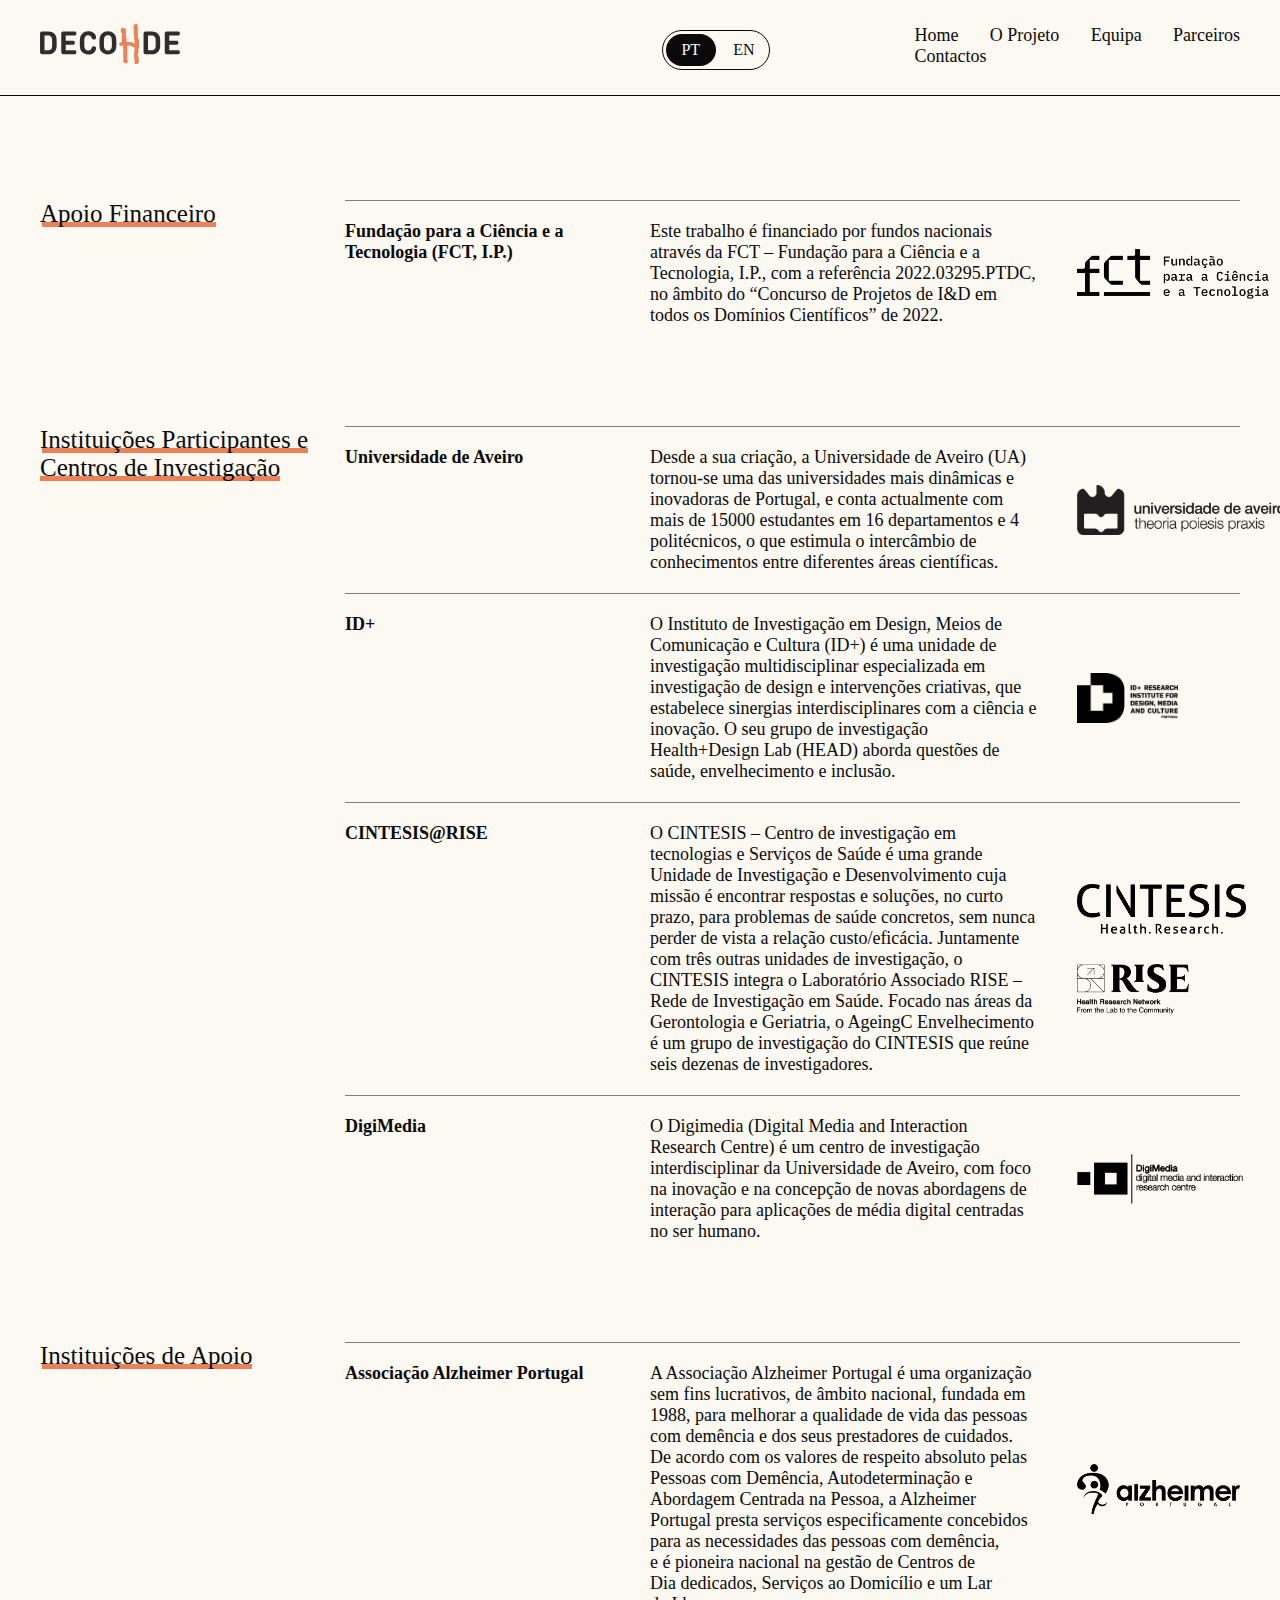
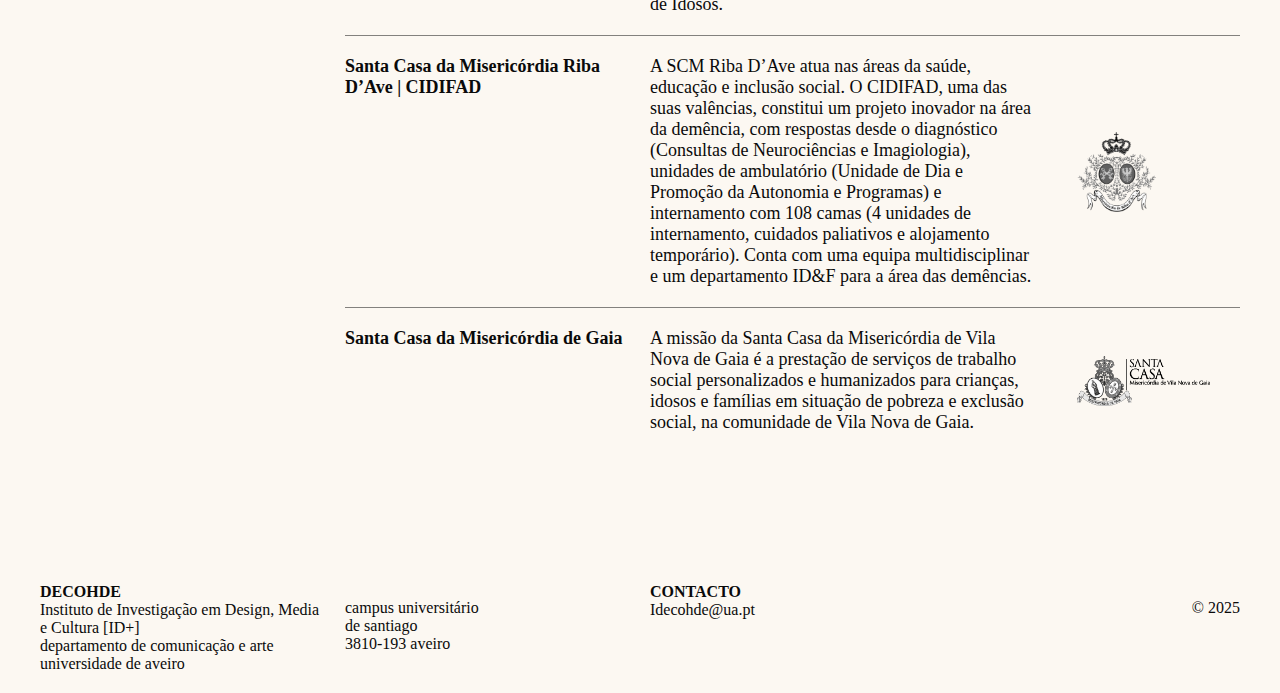
<file: parceiros.html>
<!DOCTYPE html>
<html>

<head>
    <meta charset="UTF-8">
    <title>DECOHDE</title>
    <link rel="stylesheet" href="assets/style.css">
    <meta name="viewport" content="width=device-width, initial-scale=1">
    <link href="https://fonts.cdnfonts.com/css/switzer" rel="stylesheet">

</head>

<body>
    <header class="grid">
        <a href="index.html">
        <svg class="headerLogo" id="Layer_2" xmlns="http://www.w3.org/2000/svg" viewBox="0 0 1680.22 484.34">
            <defs>
                <style>
                    .cls-1 {
                        fill: #eb8156;
                    }

                    .cls-2 {
                        fill: #2e2e2e;
                    }
                </style>
            </defs>
            <g id="Layer_1-2" data-name="Layer_1">
                <g>
                    <path class="cls-1"
                        d="M1188.03,260.8c-.24-7.19-.47-13.99.17-20.57,2.15-21.87,3.41-42.9-4.68-59.73-8.21-17.09-8.88-33.29-8.87-51.19,0-27.55-.63-55.53-1.24-82.58l-.45-20.47c-.16-7.79-.47-22.29-16.11-25.61-11.59-2.47-22.28,2.18-29.33,12.75-5.19,7.77-7.08,15.66-5.63,23.47,3.54,19.07,3.74,38.99,3.94,58.26.17,17.07.35,34.72,2.78,52.19,4.06,29.13,7.17,55.64,9.51,81.05.29,3.19-.12,6.41-.69,8.37-.16-.12-.33-.26-.51-.42-22.91-19.53-47.87-19.53-72.02-19.54-4.07,0-8.15,0-12.23-.1-7.99-.19-13.19-1.64-15.04-4.2-1.84-2.56-1.58-7.94.76-15.57,1.67-5.44,4.21-13.67-.37-21.96-7.5-13.6-7.14-28.75-6.77-44.78l.06-2.68c.31-14.2.7-31.86-.11-48.84-.5-10.42-5.48-20.16-13.67-26.71-7.53-6.03-17-8.57-25.98-7-21.86,3.83-21.94,22.61-21.98,33.83l-.03,3.24c-.16,9.31,2.47,17.77,7.61,24.48,4.04,5.27,5.73,11.59,5.63,21.12l-.08,7.9c-.23,23-.47,46.79.28,70.24.3,9.26-2.34,13.16-10.85,16.05-1.18.4-2.48.73-3.82,1.08-5.46,1.43-12.94,3.38-16.56,9.98-2.28,4.14-2.5,9.16-.66,14.91,2.81,8.8,10.67,18.23,32.16,13.18,4.06-.95,9.47-1.64,12.16.47,2.47,1.94,3.76,7,3.82,15.03.15,18.72.11,37.43.08,56.15l-.03,23.73.3,7.51v16.16c.02,20.15.04,40.3-.04,60.45-.05,13.63,5.99,23.34,17,27.32,5.93,2.14,19.82,7.15,29.73-3.41,8.99-9.57,11.1-22.92,5.38-34-4.11-7.94-4.04-16.2-3.96-25.75.01-1.87.03-3.74.01-5.62-.12-13.76.14-27.81.39-41.4.53-28.55,1.07-58.08-1.83-87.29-.28-2.81-.29-6.51,1.22-8.26,1.49-1.73,5.43-2.76,11.7-3.06,16.99-.86,32.01,5.7,47.86,12.62,8.03,3.51,16.34,7.14,25.03,9.79,3.83,1.17,4.75,3.3,3.44,15.17-.46,4.21-.99,8.43-1.52,12.66-1.83,14.63-3.72,29.76-2.92,44.84.3,5.49-.97,11.32-2.31,17.5-2.22,10.2-4.73,21.77.58,32.83,7.35,15.33,8.54,28.73,3.97,44.82-3.57,12.57.73,28.73,15.72,33.92,2.47.85,4.8,1.22,7,1.22,9.13,0,16.07-6.39,21.41-11.3.82-.76,1.63-1.51,2.45-2.23,7.39-6.54,7.39-15.27,7.38-21.04v-2.98c0-20.19,0-41.08-11.21-61.72-5.38-9.9-2.1-20.5,1.69-32.78,4.03-13.04,8.54-27.67,1.96-42.81,9.42-15.92,8.83-33.26,8.31-48.68Z" />
                    <path class="cls-2"
                        d="M7.5,356.31c-7.5-7.52-7.5-17.34-7.5-25.24V122.2c0-7.9,0-17.73,7.5-25.24,7.53-7.52,17.35-7.52,25.24-7.52h66.66c37.39,0,62.26,11.95,82.87,40.08,17.34,23.51,17.73,51.64,17.73,97.12s-.39,73.6-17.73,97.11c-20.62,28.13-45.48,40.08-82.87,40.08H32.74c-7.89,0-17.71,0-25.24-7.52ZM53.94,316.03h40.86c18.11,0,31.22-5.77,40.07-16.95,10.03-12.53,11.17-29.28,11.17-72.45s-1.15-59.93-11.17-72.45c-8.85-11.18-21.97-16.96-40.07-16.96h-40.86v178.81Z" />
                    <path class="cls-2"
                        d="M262.17,356.31c-7.5-7.52-7.5-17.34-7.5-25.24V122.2c0-7.9,0-17.73,7.5-25.24,7.53-7.52,17.35-7.52,25.24-7.52h117.54c11.37,0,15.8.38,21.01,3.08,6.75,3.47,11.36,11.37,11.36,20.81s-4.61,17.34-11.36,20.81c-5.21,2.69-9.63,3.08-21.01,3.08h-96.35v64.36h77.85c11.36,0,15.8.39,20.99,3.08,6.75,3.48,11.37,11.37,11.37,20.81s-4.63,17.34-11.37,20.81c-5.19,2.7-9.63,3.08-20.99,3.08h-77.85v66.66h96.35c11.37,0,15.8.39,21.01,3.09,6.75,3.47,11.36,11.37,11.36,20.8s-4.61,17.34-11.36,20.81c-5.21,2.7-9.63,3.08-21.01,3.08h-117.54c-7.89,0-17.71,0-25.24-7.52Z" />
                    <path class="cls-2"
                        d="M618.38,290.03c3.66-7.9,7.89-14.84,13.29-19.08,3.47-2.7,9.24-4.63,15.42-4.63,6.93,0,13.48,2.13,18.69,7.33,5,5,7.12,10.98,7.12,20.42,0,10.79-5.59,30.26-23.5,47.41-17.15,16.76-37.58,24.66-70.34,24.66-30.63,0-54.54-10.21-73.02-28.91-27.17-27.17-28.15-58.19-28.15-110.59s.97-83.44,28.15-110.6c18.48-18.69,42.39-28.91,73.02-28.91,32.76,0,53.19,7.9,70.34,24.66,17.92,17.15,23.5,36.61,23.5,47.41,0,9.44-2.12,15.41-7.12,20.42-5.21,5.2-11.75,7.33-18.69,7.33-6.18,0-11.96-1.93-15.42-4.63-5.4-4.24-9.63-11.17-13.29-19.08-8.68-19.27-21.59-28.32-40.48-28.32-14.06,0-24.66,5.78-32.56,14.64-11.37,13.11-13.48,28.14-13.48,77.08s2.1,63.97,13.48,77.07c7.89,8.86,18.5,14.65,32.56,14.65,18.89,0,31.8-9.05,40.48-28.32Z" />
                    <path class="cls-2"
                        d="M741.54,337.23c-27.17-27.17-28.15-58.19-28.15-110.59s.97-83.44,28.15-110.6c18.48-18.69,41.8-28.91,73.6-28.91s55.12,10.21,73.6,28.91c27.17,27.17,28.15,58.18,28.15,110.6s-.97,83.43-28.15,110.59c-18.48,18.69-41.8,28.91-73.6,28.91s-55.12-10.21-73.6-28.91ZM780.65,149.55c-10.21,11.56-13.29,24.66-13.29,77.08s3.08,65.31,13.29,76.88c7.7,8.67,19.85,14.83,34.49,14.83s26.78-6.17,34.5-14.83c10.2-11.56,13.29-24.48,13.29-76.88s-3.09-65.52-13.29-77.08c-7.72-8.86-19.86-14.64-34.5-14.64s-26.78,5.78-34.49,14.64Z" />
                    <path class="cls-2"
                        d="M1250.39,356.31c-7.5-7.52-7.5-17.34-7.5-25.24V122.2c0-7.9,0-17.73,7.5-25.24,7.53-7.52,17.35-7.52,25.24-7.52h66.66c37.39,0,62.26,11.95,82.87,40.08,17.34,23.51,17.73,51.64,17.73,97.12s-.39,73.6-17.73,97.11c-20.62,28.13-45.48,40.08-82.87,40.08h-66.66c-7.89,0-17.71,0-25.24-7.52ZM1296.83,316.03h40.86c18.11,0,31.22-5.77,40.07-16.95,10.03-12.53,11.17-29.28,11.17-72.45s-1.15-59.93-11.17-72.45c-8.85-11.18-21.97-16.96-40.07-16.96h-40.86v178.81Z" />
                    <path class="cls-2"
                        d="M1505.06,356.31c-7.5-7.52-7.5-17.34-7.5-25.24V122.2c0-7.9,0-17.73,7.5-25.24,7.53-7.52,17.35-7.52,25.24-7.52h117.54c11.37,0,15.8.38,21.01,3.08,6.75,3.47,11.36,11.37,11.36,20.81s-4.61,17.34-11.36,20.81c-5.21,2.69-9.63,3.08-21.01,3.08h-96.35v64.36h77.85c11.36,0,15.8.39,20.99,3.08,6.75,3.48,11.37,11.37,11.37,20.81s-4.63,17.34-11.37,20.81c-5.19,2.7-9.63,3.08-20.99,3.08h-77.85v66.66h96.35c11.37,0,15.8.39,21.01,3.09,6.75,3.47,11.36,11.37,11.36,20.8s-4.61,17.34-11.36,20.81c-5.21,2.7-9.63,3.08-21.01,3.08h-117.54c-7.89,0-17.71,0-25.24-7.52Z" />
                </g>
            </g>
        </svg>
        </a>
        <div class="languageButton languageButton-desktop">
            <div class="custom-checkbox">
                <input id="status" type="checkbox" name="status">
                <label for="status">
                    <div class="status-switch" data-unchecked="PT" data-checked="EN"></div>
                </label>
            </div>
        </div>
        <div class="headerNav">
            <a href="index.html">
                <p>Home</p>
            </a>
            <a href="projeto.html">
                <p>O Projeto</p>
            </a>
            <a href="equipa.html">
                <p>Equipa</p>
            </a>
            <a href="parceiros.html">
                <p>Parceiros</p>
            </a>
            <a href="contactos.html">
                <p>Contactos</p>
            </a>
        </div>
        <div class="headerNav-mobile" id="openMenu">
            <svg xmlns="http://www.w3.org/2000/svg" width="29.221" height="16.732" viewBox="0 0 29.221 16.732">
                <g id="Group_88" data-name="Group 88" transform="translate(-377.519 -26.634)">
                    <path id="Path_498" data-name="Path 498" d="M599,2566.884h29.221"
                        transform="translate(-221.481 -2540)" fill="none" stroke="#000" stroke-width="0.5" />
                    <path id="Path_499" data-name="Path 499" d="M599,2566.884h29.221"
                        transform="translate(-221.481 -2531.884)" fill="none" stroke="#000" stroke-width="0.5" />
                    <path id="Path_500" data-name="Path 500" d="M599,2566.884h29.221"
                        transform="translate(-221.481 -2523.768)" fill="none" stroke="#000" stroke-width="0.5" />
                </g>
            </svg>
        </div>
        <hr class="headerHr">

    </header>

    <div class="menuMobile">
        <div class="grid headerMobile-grid">
            <svg class="headerLogo" id="Layer_2" xmlns="http://www.w3.org/2000/svg" viewBox="0 0 1680.22 484.34">
                <defs>
                    <style>
                        .cls-1 {
                            fill: #eb8156;
                        }
    
                        .cls-2 {
                            fill: #2e2e2e;
                        }
                    </style>
                </defs>
                <g id="Layer_1-2" data-name="Layer_1">
                    <g>
                        <path class="cls-1"
                            d="M1188.03,260.8c-.24-7.19-.47-13.99.17-20.57,2.15-21.87,3.41-42.9-4.68-59.73-8.21-17.09-8.88-33.29-8.87-51.19,0-27.55-.63-55.53-1.24-82.58l-.45-20.47c-.16-7.79-.47-22.29-16.11-25.61-11.59-2.47-22.28,2.18-29.33,12.75-5.19,7.77-7.08,15.66-5.63,23.47,3.54,19.07,3.74,38.99,3.94,58.26.17,17.07.35,34.72,2.78,52.19,4.06,29.13,7.17,55.64,9.51,81.05.29,3.19-.12,6.41-.69,8.37-.16-.12-.33-.26-.51-.42-22.91-19.53-47.87-19.53-72.02-19.54-4.07,0-8.15,0-12.23-.1-7.99-.19-13.19-1.64-15.04-4.2-1.84-2.56-1.58-7.94.76-15.57,1.67-5.44,4.21-13.67-.37-21.96-7.5-13.6-7.14-28.75-6.77-44.78l.06-2.68c.31-14.2.7-31.86-.11-48.84-.5-10.42-5.48-20.16-13.67-26.71-7.53-6.03-17-8.57-25.98-7-21.86,3.83-21.94,22.61-21.98,33.83l-.03,3.24c-.16,9.31,2.47,17.77,7.61,24.48,4.04,5.27,5.73,11.59,5.63,21.12l-.08,7.9c-.23,23-.47,46.79.28,70.24.3,9.26-2.34,13.16-10.85,16.05-1.18.4-2.48.73-3.82,1.08-5.46,1.43-12.94,3.38-16.56,9.98-2.28,4.14-2.5,9.16-.66,14.91,2.81,8.8,10.67,18.23,32.16,13.18,4.06-.95,9.47-1.64,12.16.47,2.47,1.94,3.76,7,3.82,15.03.15,18.72.11,37.43.08,56.15l-.03,23.73.3,7.51v16.16c.02,20.15.04,40.3-.04,60.45-.05,13.63,5.99,23.34,17,27.32,5.93,2.14,19.82,7.15,29.73-3.41,8.99-9.57,11.1-22.92,5.38-34-4.11-7.94-4.04-16.2-3.96-25.75.01-1.87.03-3.74.01-5.62-.12-13.76.14-27.81.39-41.4.53-28.55,1.07-58.08-1.83-87.29-.28-2.81-.29-6.51,1.22-8.26,1.49-1.73,5.43-2.76,11.7-3.06,16.99-.86,32.01,5.7,47.86,12.62,8.03,3.51,16.34,7.14,25.03,9.79,3.83,1.17,4.75,3.3,3.44,15.17-.46,4.21-.99,8.43-1.52,12.66-1.83,14.63-3.72,29.76-2.92,44.84.3,5.49-.97,11.32-2.31,17.5-2.22,10.2-4.73,21.77.58,32.83,7.35,15.33,8.54,28.73,3.97,44.82-3.57,12.57.73,28.73,15.72,33.92,2.47.85,4.8,1.22,7,1.22,9.13,0,16.07-6.39,21.41-11.3.82-.76,1.63-1.51,2.45-2.23,7.39-6.54,7.39-15.27,7.38-21.04v-2.98c0-20.19,0-41.08-11.21-61.72-5.38-9.9-2.1-20.5,1.69-32.78,4.03-13.04,8.54-27.67,1.96-42.81,9.42-15.92,8.83-33.26,8.31-48.68Z" />
                        <path class="cls-2"
                            d="M7.5,356.31c-7.5-7.52-7.5-17.34-7.5-25.24V122.2c0-7.9,0-17.73,7.5-25.24,7.53-7.52,17.35-7.52,25.24-7.52h66.66c37.39,0,62.26,11.95,82.87,40.08,17.34,23.51,17.73,51.64,17.73,97.12s-.39,73.6-17.73,97.11c-20.62,28.13-45.48,40.08-82.87,40.08H32.74c-7.89,0-17.71,0-25.24-7.52ZM53.94,316.03h40.86c18.11,0,31.22-5.77,40.07-16.95,10.03-12.53,11.17-29.28,11.17-72.45s-1.15-59.93-11.17-72.45c-8.85-11.18-21.97-16.96-40.07-16.96h-40.86v178.81Z" />
                        <path class="cls-2"
                            d="M262.17,356.31c-7.5-7.52-7.5-17.34-7.5-25.24V122.2c0-7.9,0-17.73,7.5-25.24,7.53-7.52,17.35-7.52,25.24-7.52h117.54c11.37,0,15.8.38,21.01,3.08,6.75,3.47,11.36,11.37,11.36,20.81s-4.61,17.34-11.36,20.81c-5.21,2.69-9.63,3.08-21.01,3.08h-96.35v64.36h77.85c11.36,0,15.8.39,20.99,3.08,6.75,3.48,11.37,11.37,11.37,20.81s-4.63,17.34-11.37,20.81c-5.19,2.7-9.63,3.08-20.99,3.08h-77.85v66.66h96.35c11.37,0,15.8.39,21.01,3.09,6.75,3.47,11.36,11.37,11.36,20.8s-4.61,17.34-11.36,20.81c-5.21,2.7-9.63,3.08-21.01,3.08h-117.54c-7.89,0-17.71,0-25.24-7.52Z" />
                        <path class="cls-2"
                            d="M618.38,290.03c3.66-7.9,7.89-14.84,13.29-19.08,3.47-2.7,9.24-4.63,15.42-4.63,6.93,0,13.48,2.13,18.69,7.33,5,5,7.12,10.98,7.12,20.42,0,10.79-5.59,30.26-23.5,47.41-17.15,16.76-37.58,24.66-70.34,24.66-30.63,0-54.54-10.21-73.02-28.91-27.17-27.17-28.15-58.19-28.15-110.59s.97-83.44,28.15-110.6c18.48-18.69,42.39-28.91,73.02-28.91,32.76,0,53.19,7.9,70.34,24.66,17.92,17.15,23.5,36.61,23.5,47.41,0,9.44-2.12,15.41-7.12,20.42-5.21,5.2-11.75,7.33-18.69,7.33-6.18,0-11.96-1.93-15.42-4.63-5.4-4.24-9.63-11.17-13.29-19.08-8.68-19.27-21.59-28.32-40.48-28.32-14.06,0-24.66,5.78-32.56,14.64-11.37,13.11-13.48,28.14-13.48,77.08s2.1,63.97,13.48,77.07c7.89,8.86,18.5,14.65,32.56,14.65,18.89,0,31.8-9.05,40.48-28.32Z" />
                        <path class="cls-2"
                            d="M741.54,337.23c-27.17-27.17-28.15-58.19-28.15-110.59s.97-83.44,28.15-110.6c18.48-18.69,41.8-28.91,73.6-28.91s55.12,10.21,73.6,28.91c27.17,27.17,28.15,58.18,28.15,110.6s-.97,83.43-28.15,110.59c-18.48,18.69-41.8,28.91-73.6,28.91s-55.12-10.21-73.6-28.91ZM780.65,149.55c-10.21,11.56-13.29,24.66-13.29,77.08s3.08,65.31,13.29,76.88c7.7,8.67,19.85,14.83,34.49,14.83s26.78-6.17,34.5-14.83c10.2-11.56,13.29-24.48,13.29-76.88s-3.09-65.52-13.29-77.08c-7.72-8.86-19.86-14.64-34.5-14.64s-26.78,5.78-34.49,14.64Z" />
                        <path class="cls-2"
                            d="M1250.39,356.31c-7.5-7.52-7.5-17.34-7.5-25.24V122.2c0-7.9,0-17.73,7.5-25.24,7.53-7.52,17.35-7.52,25.24-7.52h66.66c37.39,0,62.26,11.95,82.87,40.08,17.34,23.51,17.73,51.64,17.73,97.12s-.39,73.6-17.73,97.11c-20.62,28.13-45.48,40.08-82.87,40.08h-66.66c-7.89,0-17.71,0-25.24-7.52ZM1296.83,316.03h40.86c18.11,0,31.22-5.77,40.07-16.95,10.03-12.53,11.17-29.28,11.17-72.45s-1.15-59.93-11.17-72.45c-8.85-11.18-21.97-16.96-40.07-16.96h-40.86v178.81Z" />
                        <path class="cls-2"
                            d="M1505.06,356.31c-7.5-7.52-7.5-17.34-7.5-25.24V122.2c0-7.9,0-17.73,7.5-25.24,7.53-7.52,17.35-7.52,25.24-7.52h117.54c11.37,0,15.8.38,21.01,3.08,6.75,3.47,11.36,11.37,11.36,20.81s-4.61,17.34-11.36,20.81c-5.21,2.69-9.63,3.08-21.01,3.08h-96.35v64.36h77.85c11.36,0,15.8.39,20.99,3.08,6.75,3.48,11.37,11.37,11.37,20.81s-4.63,17.34-11.37,20.81c-5.19,2.7-9.63,3.08-20.99,3.08h-77.85v66.66h96.35c11.37,0,15.8.39,21.01,3.09,6.75,3.47,11.36,11.37,11.36,20.8s-4.61,17.34-11.36,20.81c-5.21,2.7-9.63,3.08-21.01,3.08h-117.54c-7.89,0-17.71,0-25.24-7.52Z" />
                    </g>
                </g>
            </svg>            <div class="headerNav-mobile" id="closeMenu">
                <svg xmlns="http://www.w3.org/2000/svg" width="28.728" height="16.667" viewBox="0 0 28.728 16.667">
                    <g id="Group_90" data-name="Group 90" transform="translate(-377.395 -26.667)">
                        <path id="Path_498" data-name="Path 498" d="M627.481,2583.061,599,2566.884"
                            transform="translate(-221.481 -2540)" fill="none" stroke="#000" stroke-width="0.5" />
                        <path id="Path_501" data-name="Path 501" d="M433,2542.884l-28.458,16.233"
                            transform="translate(-27 -2516)" fill="none" stroke="#000" stroke-width="0.5" />
                    </g>
                </svg>
            </div>
        </div>
        <div class="menuMobile-nav">
            <a href="index.html">
                <span>Home</span>
            </a>
            <a href="projeto.html">
                <span>O Projeto</span>
            </a>
            <a href="equipa.html">
                <span>Equipa</span>
            </a>
            <a href="parceiros.html">
                <span>Parceiros</span>
            </a>
            <a href="contactos.html">
                <span>Contactos</span>
            </a>
        </div>
        <hr class="headerHr">
        <div class="languageButton languageButton-mobile">
            <div class="custom-checkbox">
                <input id="status-mobile" type="checkbox" name="status">
                <label for="status-mobile">
                    <div class="status-switch" data-unchecked="PT" data-checked="EN"></div>
                </label>
            </div>
        </div>
    </div>

    <main>
        <div class="grid team-grid">
            <span class="teamTitle entry-content"><a>Apoio Financeiro</a></span>
            <div class="teamMember teamMember-grid">
                <hr>
                <p class="partners-title">Fundação para a Ciência e a Tecnologia
                    (FCT, I.P.)
                </p>
                <p class="partners-description">Este trabalho é financiado por fundos nacionais através da FCT –
                    Fundação para a Ciência e a Tecnologia, I.P., com a referência 2022.03295.PTDC, no âmbito do
                    “Concurso de Projetos de I&D em todos os Domínios Científicos” de 2022.</p>
                <div class="partners-image">
                    <img src="assets/data/partners/fct.png">
                </div>
            </div>
        </div>
        <div class="grid team-grid">
            <span class="teamTitle entry-content"><a>Instituições Participantes e Centros de Investigação</a></span>
            <div class="teamMember teamMember-grid">
                <hr>
                <p class="partners-title">Universidade de Aveiro
                </p>
                <p class="partners-description">Desde a sua criação, a Universidade de Aveiro (UA) tornou-se uma das
                    universidades mais dinâmicas e inovadoras de Portugal, e conta actualmente com mais de 15000
                    estudantes em 16 departamentos e 4 politécnicos, o que estimula o intercâmbio de conhecimentos entre
                    diferentes áreas científicas.</p>
                <div class="partners-image">
                    <img src="assets/data/partners/UA.png">
                </div>
            </div>

            <div class="teamMember teamMember-grid">
                <hr>
                <p class="partners-title">ID+
                </p>
                <p class="partners-description">O Instituto de Investigação em Design, Meios de Comunicação e Cultura
                    (ID+) é uma unidade de investigação multidisciplinar especializada em investigação de design e
                    intervenções criativas, que estabelece sinergias interdisciplinares com a ciência e inovação. O seu
                    grupo de investigação Health+Design Lab (HEAD) aborda questões de saúde, envelhecimento e inclusão.
                </p>
                <div class="partners-image">
                    <img src="assets/data/partners/idmais.png">
                </div>
            </div>

            <div class="teamMember teamMember-grid">
                <hr>
                <p class="partners-title">CINTESIS@RISE</p>
                <p class="partners-description">O CINTESIS – Centro de investigação em tecnologias e Serviços de Saúde é
                    uma grande Unidade de Investigação e Desenvolvimento cuja missão é encontrar respostas e soluções,
                    no curto prazo, para problemas de saúde concretos, sem nunca perder de vista a relação
                    custo/eficácia. Juntamente com três outras unidades de investigação, o CINTESIS integra o
                    Laboratório Associado RISE – Rede de Investigação em Saúde. Focado nas áreas da Gerontologia e
                    Geriatria, o AgeingC Envelhecimento é um grupo de investigação do CINTESIS que reúne seis dezenas de
                    investigadores.
                </p>
                <div class="partners-image">
                    <img src="assets/data/partners/CINTESIS.png">
                    <img src="assets/data/partners/RISE.png">
                </div>
            </div>

            <div class="teamMember teamMember-grid">
                <hr>
                <p class="partners-title">DigiMedia</p>
                <p class="partners-description">O Digimedia (Digital Media and Interaction Research Centre) é um centro
                    de investigação interdisciplinar da Universidade de Aveiro, com foco na inovação e na concepção de
                    novas abordagens de interação para aplicações de média digital centradas no ser humano.
                </p>
                <div class="partners-image">
                    <img src="assets/data/partners/digimedia.png">
                </div>
            </div>
        </div>

        <div class="grid team-grid">
            <span class="teamTitle entry-content"><a>Instituições de Apoio</a></span>
            <div class="teamMember teamMember-grid">
                <hr>
                <p class="partners-title">Associação Alzheimer Portugal</p>
                <p class="partners-description">A Associação Alzheimer Portugal é uma organização sem fins lucrativos,
                    de âmbito nacional, fundada em 1988, para melhorar a qualidade de vida das pessoas com demência e
                    dos seus prestadores de cuidados. De acordo com os valores de respeito absoluto pelas Pessoas com
                    Demência, Autodeterminação e Abordagem Centrada na Pessoa, a Alzheimer Portugal presta serviços
                    especificamente concebidos para as necessidades das pessoas com demência, e é pioneira nacional na
                    gestão de Centros de Dia dedicados, Serviços ao Domicílio e um Lar
                    de Idosos.</p>
                <div class="partners-image">
                    <img src="assets/data/partners/alzheimer.png">
                </div>
            </div>
            <div class="teamMember teamMember-grid">
                <hr>
                <p class="partners-title">Santa Casa da Misericórdia Riba D’Ave | CIDIFAD</p>
                <p class="partners-description">A SCM Riba D’Ave atua nas áreas da saúde, educação e inclusão social. O
                    CIDIFAD, uma das suas valências, constitui um projeto inovador na área da demência, com respostas
                    desde o diagnóstico (Consultas de Neurociências e Imagiologia), unidades de ambulatório (Unidade de
                    Dia e Promoção da Autonomia e Programas) e internamento com 108 camas (4 unidades de internamento,
                    cuidados paliativos e alojamento temporário). Conta com uma equipa multidisciplinar e um
                    departamento ID&F para a área das demências.</p>
                <div class="partners-image partners-vertical">
                    <img src="assets/data/partners/Misericordia.png">
                </div>
            </div>
            <div class="teamMember teamMember-grid">
                <hr>
                <p class="partners-title">Santa Casa da Misericórdia de Gaia
                </p>
                <p class="partners-description">A missão da Santa Casa da Misericórdia de Vila Nova de Gaia é a
                    prestação de serviços de trabalho social personalizados e humanizados para crianças, idosos e
                    famílias em situação de pobreza e exclusão social, na comunidade de Vila Nova
                    de Gaia. </p>
                <div class="partners-image">
                    <img src="assets/data/partners/scmg.png">
                </div>
            </div>
        </div>
    </main>
    <footer class="grid">
        <p class="footer1"><strong>DECOHDE</strong><br>
            Instituto de Investigação em Design, Media e Cultura [ID+]<br>
            departamento de comunicação e arte<br>
            universidade de aveiro</p>
        <p class="footer2">campus universitário de santiago<br>
            3810-193 aveiro</p>
        <p class="footer3"><strong>CONTACTO</strong><br>
            Idecohde@ua.pt
        </p>
        <p class="footer4">
            © 2025</p>
    </footer>

    <script src="assets/js/menuMobile.js"></script>
    <script src="assets/js/mobileHeight.js"></script>


</body>

</html>
</file>
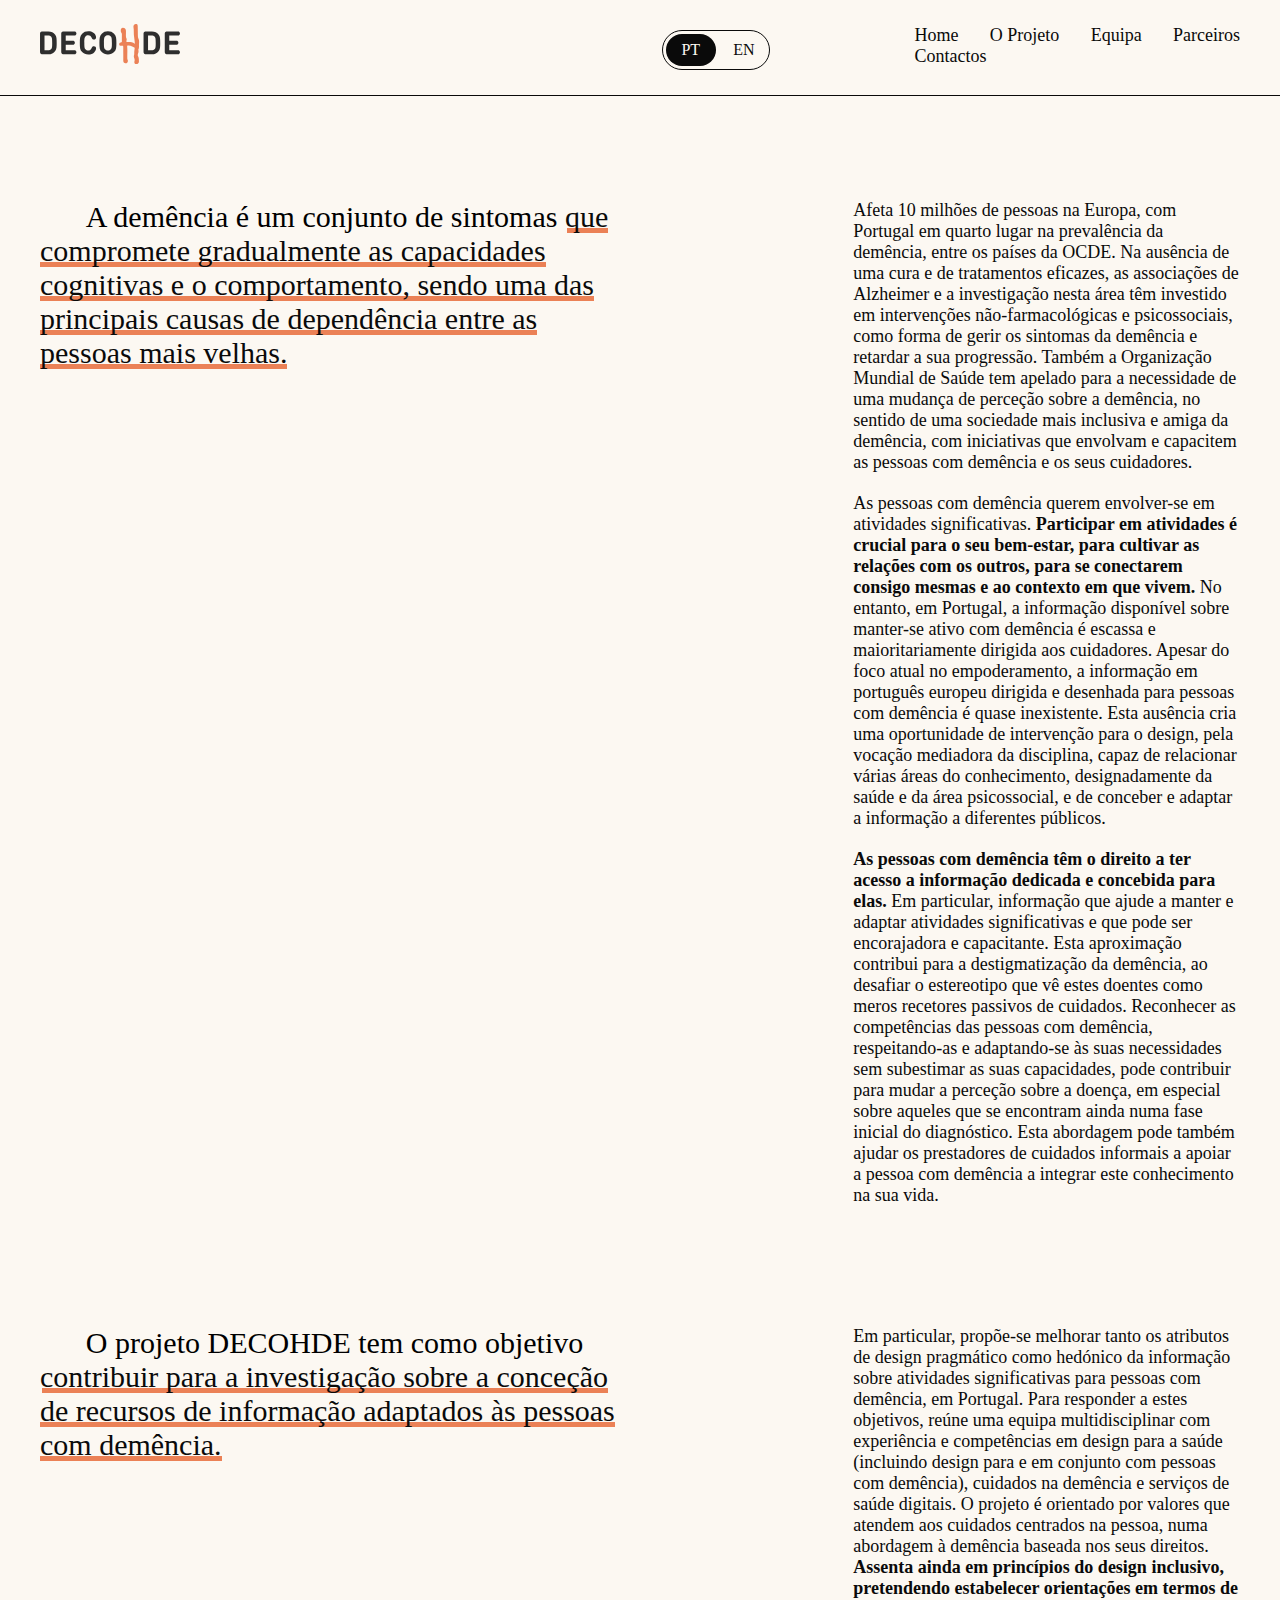
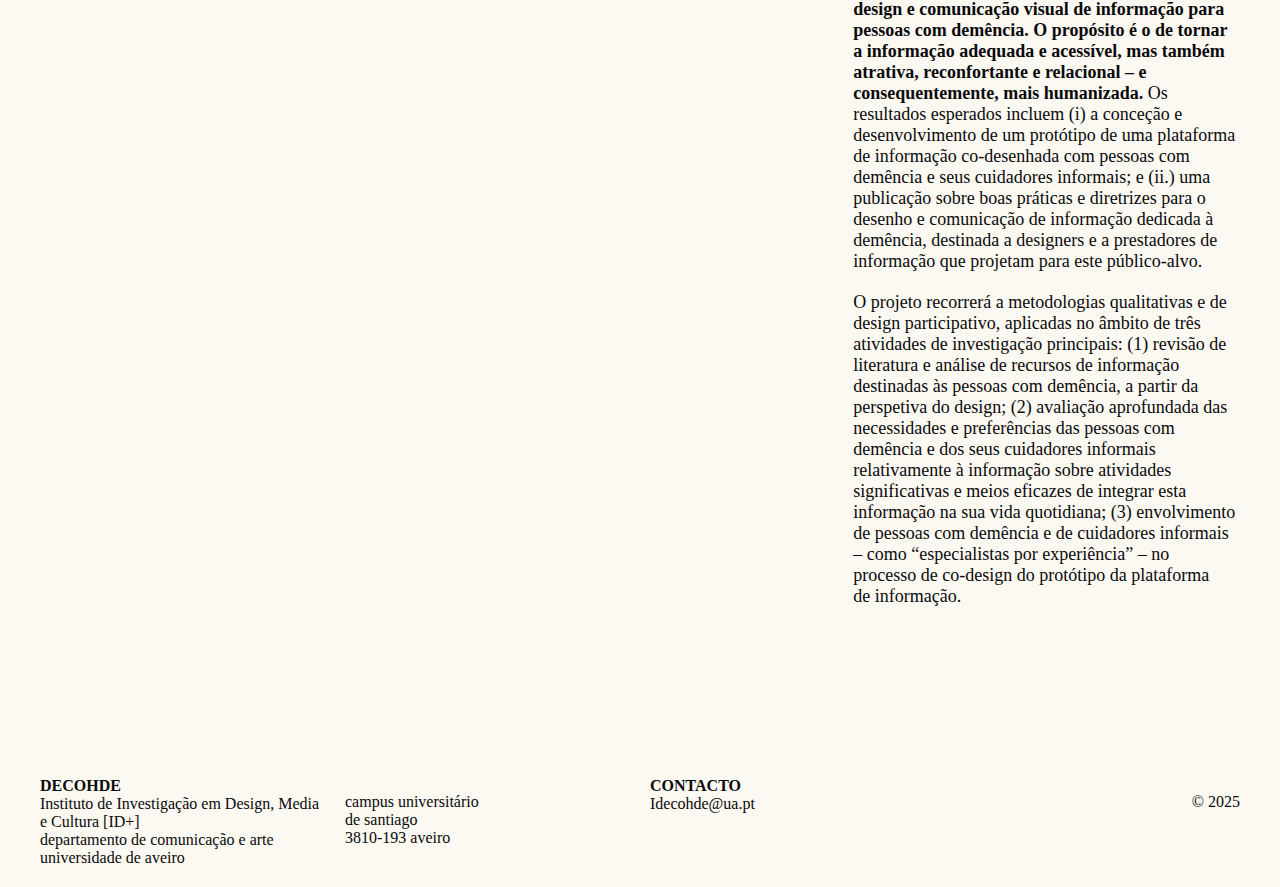
<file: projeto.html>
<!DOCTYPE html>
<html>

<head>
    <meta charset="UTF-8">
    <title>DECOHDE</title>
    <link rel="stylesheet" href="assets/style.css">
    <meta name="viewport" content="width=device-width, initial-scale=1">
    <link href="https://fonts.cdnfonts.com/css/switzer" rel="stylesheet">

</head>

<body>
    <header class="grid">
        <a href="index.html">
        <svg class="headerLogo" id="Layer_2" xmlns="http://www.w3.org/2000/svg" viewBox="0 0 1680.22 484.34">
            <defs>
                <style>
                    .cls-1 {
                        fill: #eb8156;
                    }

                    .cls-2 {
                        fill: #2e2e2e;
                    }
                </style>
            </defs>
            <g id="Layer_1-2" data-name="Layer_1">
                <g>
                    <path class="cls-1"
                        d="M1188.03,260.8c-.24-7.19-.47-13.99.17-20.57,2.15-21.87,3.41-42.9-4.68-59.73-8.21-17.09-8.88-33.29-8.87-51.19,0-27.55-.63-55.53-1.24-82.58l-.45-20.47c-.16-7.79-.47-22.29-16.11-25.61-11.59-2.47-22.28,2.18-29.33,12.75-5.19,7.77-7.08,15.66-5.63,23.47,3.54,19.07,3.74,38.99,3.94,58.26.17,17.07.35,34.72,2.78,52.19,4.06,29.13,7.17,55.64,9.51,81.05.29,3.19-.12,6.41-.69,8.37-.16-.12-.33-.26-.51-.42-22.91-19.53-47.87-19.53-72.02-19.54-4.07,0-8.15,0-12.23-.1-7.99-.19-13.19-1.64-15.04-4.2-1.84-2.56-1.58-7.94.76-15.57,1.67-5.44,4.21-13.67-.37-21.96-7.5-13.6-7.14-28.75-6.77-44.78l.06-2.68c.31-14.2.7-31.86-.11-48.84-.5-10.42-5.48-20.16-13.67-26.71-7.53-6.03-17-8.57-25.98-7-21.86,3.83-21.94,22.61-21.98,33.83l-.03,3.24c-.16,9.31,2.47,17.77,7.61,24.48,4.04,5.27,5.73,11.59,5.63,21.12l-.08,7.9c-.23,23-.47,46.79.28,70.24.3,9.26-2.34,13.16-10.85,16.05-1.18.4-2.48.73-3.82,1.08-5.46,1.43-12.94,3.38-16.56,9.98-2.28,4.14-2.5,9.16-.66,14.91,2.81,8.8,10.67,18.23,32.16,13.18,4.06-.95,9.47-1.64,12.16.47,2.47,1.94,3.76,7,3.82,15.03.15,18.72.11,37.43.08,56.15l-.03,23.73.3,7.51v16.16c.02,20.15.04,40.3-.04,60.45-.05,13.63,5.99,23.34,17,27.32,5.93,2.14,19.82,7.15,29.73-3.41,8.99-9.57,11.1-22.92,5.38-34-4.11-7.94-4.04-16.2-3.96-25.75.01-1.87.03-3.74.01-5.62-.12-13.76.14-27.81.39-41.4.53-28.55,1.07-58.08-1.83-87.29-.28-2.81-.29-6.51,1.22-8.26,1.49-1.73,5.43-2.76,11.7-3.06,16.99-.86,32.01,5.7,47.86,12.62,8.03,3.51,16.34,7.14,25.03,9.79,3.83,1.17,4.75,3.3,3.44,15.17-.46,4.21-.99,8.43-1.52,12.66-1.83,14.63-3.72,29.76-2.92,44.84.3,5.49-.97,11.32-2.31,17.5-2.22,10.2-4.73,21.77.58,32.83,7.35,15.33,8.54,28.73,3.97,44.82-3.57,12.57.73,28.73,15.72,33.92,2.47.85,4.8,1.22,7,1.22,9.13,0,16.07-6.39,21.41-11.3.82-.76,1.63-1.51,2.45-2.23,7.39-6.54,7.39-15.27,7.38-21.04v-2.98c0-20.19,0-41.08-11.21-61.72-5.38-9.9-2.1-20.5,1.69-32.78,4.03-13.04,8.54-27.67,1.96-42.81,9.42-15.92,8.83-33.26,8.31-48.68Z" />
                    <path class="cls-2"
                        d="M7.5,356.31c-7.5-7.52-7.5-17.34-7.5-25.24V122.2c0-7.9,0-17.73,7.5-25.24,7.53-7.52,17.35-7.52,25.24-7.52h66.66c37.39,0,62.26,11.95,82.87,40.08,17.34,23.51,17.73,51.64,17.73,97.12s-.39,73.6-17.73,97.11c-20.62,28.13-45.48,40.08-82.87,40.08H32.74c-7.89,0-17.71,0-25.24-7.52ZM53.94,316.03h40.86c18.11,0,31.22-5.77,40.07-16.95,10.03-12.53,11.17-29.28,11.17-72.45s-1.15-59.93-11.17-72.45c-8.85-11.18-21.97-16.96-40.07-16.96h-40.86v178.81Z" />
                    <path class="cls-2"
                        d="M262.17,356.31c-7.5-7.52-7.5-17.34-7.5-25.24V122.2c0-7.9,0-17.73,7.5-25.24,7.53-7.52,17.35-7.52,25.24-7.52h117.54c11.37,0,15.8.38,21.01,3.08,6.75,3.47,11.36,11.37,11.36,20.81s-4.61,17.34-11.36,20.81c-5.21,2.69-9.63,3.08-21.01,3.08h-96.35v64.36h77.85c11.36,0,15.8.39,20.99,3.08,6.75,3.48,11.37,11.37,11.37,20.81s-4.63,17.34-11.37,20.81c-5.19,2.7-9.63,3.08-20.99,3.08h-77.85v66.66h96.35c11.37,0,15.8.39,21.01,3.09,6.75,3.47,11.36,11.37,11.36,20.8s-4.61,17.34-11.36,20.81c-5.21,2.7-9.63,3.08-21.01,3.08h-117.54c-7.89,0-17.71,0-25.24-7.52Z" />
                    <path class="cls-2"
                        d="M618.38,290.03c3.66-7.9,7.89-14.84,13.29-19.08,3.47-2.7,9.24-4.63,15.42-4.63,6.93,0,13.48,2.13,18.69,7.33,5,5,7.12,10.98,7.12,20.42,0,10.79-5.59,30.26-23.5,47.41-17.15,16.76-37.58,24.66-70.34,24.66-30.63,0-54.54-10.21-73.02-28.91-27.17-27.17-28.15-58.19-28.15-110.59s.97-83.44,28.15-110.6c18.48-18.69,42.39-28.91,73.02-28.91,32.76,0,53.19,7.9,70.34,24.66,17.92,17.15,23.5,36.61,23.5,47.41,0,9.44-2.12,15.41-7.12,20.42-5.21,5.2-11.75,7.33-18.69,7.33-6.18,0-11.96-1.93-15.42-4.63-5.4-4.24-9.63-11.17-13.29-19.08-8.68-19.27-21.59-28.32-40.48-28.32-14.06,0-24.66,5.78-32.56,14.64-11.37,13.11-13.48,28.14-13.48,77.08s2.1,63.97,13.48,77.07c7.89,8.86,18.5,14.65,32.56,14.65,18.89,0,31.8-9.05,40.48-28.32Z" />
                    <path class="cls-2"
                        d="M741.54,337.23c-27.17-27.17-28.15-58.19-28.15-110.59s.97-83.44,28.15-110.6c18.48-18.69,41.8-28.91,73.6-28.91s55.12,10.21,73.6,28.91c27.17,27.17,28.15,58.18,28.15,110.6s-.97,83.43-28.15,110.59c-18.48,18.69-41.8,28.91-73.6,28.91s-55.12-10.21-73.6-28.91ZM780.65,149.55c-10.21,11.56-13.29,24.66-13.29,77.08s3.08,65.31,13.29,76.88c7.7,8.67,19.85,14.83,34.49,14.83s26.78-6.17,34.5-14.83c10.2-11.56,13.29-24.48,13.29-76.88s-3.09-65.52-13.29-77.08c-7.72-8.86-19.86-14.64-34.5-14.64s-26.78,5.78-34.49,14.64Z" />
                    <path class="cls-2"
                        d="M1250.39,356.31c-7.5-7.52-7.5-17.34-7.5-25.24V122.2c0-7.9,0-17.73,7.5-25.24,7.53-7.52,17.35-7.52,25.24-7.52h66.66c37.39,0,62.26,11.95,82.87,40.08,17.34,23.51,17.73,51.64,17.73,97.12s-.39,73.6-17.73,97.11c-20.62,28.13-45.48,40.08-82.87,40.08h-66.66c-7.89,0-17.71,0-25.24-7.52ZM1296.83,316.03h40.86c18.11,0,31.22-5.77,40.07-16.95,10.03-12.53,11.17-29.28,11.17-72.45s-1.15-59.93-11.17-72.45c-8.85-11.18-21.97-16.96-40.07-16.96h-40.86v178.81Z" />
                    <path class="cls-2"
                        d="M1505.06,356.31c-7.5-7.52-7.5-17.34-7.5-25.24V122.2c0-7.9,0-17.73,7.5-25.24,7.53-7.52,17.35-7.52,25.24-7.52h117.54c11.37,0,15.8.38,21.01,3.08,6.75,3.47,11.36,11.37,11.36,20.81s-4.61,17.34-11.36,20.81c-5.21,2.69-9.63,3.08-21.01,3.08h-96.35v64.36h77.85c11.36,0,15.8.39,20.99,3.08,6.75,3.48,11.37,11.37,11.37,20.81s-4.63,17.34-11.37,20.81c-5.19,2.7-9.63,3.08-20.99,3.08h-77.85v66.66h96.35c11.37,0,15.8.39,21.01,3.09,6.75,3.47,11.36,11.37,11.36,20.8s-4.61,17.34-11.36,20.81c-5.21,2.7-9.63,3.08-21.01,3.08h-117.54c-7.89,0-17.71,0-25.24-7.52Z" />
                </g>
            </g>
        </svg>
        </a>
        <div class="languageButton languageButton-desktop">
            <div class="custom-checkbox">
                <input id="status" type="checkbox" name="status">
                <label for="status">
                    <div class="status-switch" data-unchecked="PT" data-checked="EN"></div>
                </label>
            </div>
        </div>
        <div class="headerNav">
            <a href="index.html">
                <p>Home</p>
            </a>
            <a href="projeto.html">
                <p>O Projeto</p>
            </a>
            <a href="equipa.html">
                <p>Equipa</p>
            </a>
            <a href="parceiros.html">
                <p>Parceiros</p>
            </a>
            <a href="contactos.html">
                <p>Contactos</p>
            </a>
        </div>
        <div class="headerNav-mobile" id="openMenu">
            <svg xmlns="http://www.w3.org/2000/svg" width="29.221" height="16.732" viewBox="0 0 29.221 16.732">
                <g id="Group_88" data-name="Group 88" transform="translate(-377.519 -26.634)">
                    <path id="Path_498" data-name="Path 498" d="M599,2566.884h29.221"
                        transform="translate(-221.481 -2540)" fill="none" stroke="#000" stroke-width="0.5" />
                    <path id="Path_499" data-name="Path 499" d="M599,2566.884h29.221"
                        transform="translate(-221.481 -2531.884)" fill="none" stroke="#000" stroke-width="0.5" />
                    <path id="Path_500" data-name="Path 500" d="M599,2566.884h29.221"
                        transform="translate(-221.481 -2523.768)" fill="none" stroke="#000" stroke-width="0.5" />
                </g>
            </svg>
        </div>
        <hr class="headerHr">

    </header>

    <div class="menuMobile">
        <div class="grid headerMobile-grid">
            <svg class="headerLogo" id="Layer_2" xmlns="http://www.w3.org/2000/svg" viewBox="0 0 1680.22 484.34">
                <defs>
                    <style>
                        .cls-1 {
                            fill: #eb8156;
                        }
    
                        .cls-2 {
                            fill: #2e2e2e;
                        }
                    </style>
                </defs>
                <g id="Layer_1-2" data-name="Layer_1">
                    <g>
                        <path class="cls-1"
                            d="M1188.03,260.8c-.24-7.19-.47-13.99.17-20.57,2.15-21.87,3.41-42.9-4.68-59.73-8.21-17.09-8.88-33.29-8.87-51.19,0-27.55-.63-55.53-1.24-82.58l-.45-20.47c-.16-7.79-.47-22.29-16.11-25.61-11.59-2.47-22.28,2.18-29.33,12.75-5.19,7.77-7.08,15.66-5.63,23.47,3.54,19.07,3.74,38.99,3.94,58.26.17,17.07.35,34.72,2.78,52.19,4.06,29.13,7.17,55.64,9.51,81.05.29,3.19-.12,6.41-.69,8.37-.16-.12-.33-.26-.51-.42-22.91-19.53-47.87-19.53-72.02-19.54-4.07,0-8.15,0-12.23-.1-7.99-.19-13.19-1.64-15.04-4.2-1.84-2.56-1.58-7.94.76-15.57,1.67-5.44,4.21-13.67-.37-21.96-7.5-13.6-7.14-28.75-6.77-44.78l.06-2.68c.31-14.2.7-31.86-.11-48.84-.5-10.42-5.48-20.16-13.67-26.71-7.53-6.03-17-8.57-25.98-7-21.86,3.83-21.94,22.61-21.98,33.83l-.03,3.24c-.16,9.31,2.47,17.77,7.61,24.48,4.04,5.27,5.73,11.59,5.63,21.12l-.08,7.9c-.23,23-.47,46.79.28,70.24.3,9.26-2.34,13.16-10.85,16.05-1.18.4-2.48.73-3.82,1.08-5.46,1.43-12.94,3.38-16.56,9.98-2.28,4.14-2.5,9.16-.66,14.91,2.81,8.8,10.67,18.23,32.16,13.18,4.06-.95,9.47-1.64,12.16.47,2.47,1.94,3.76,7,3.82,15.03.15,18.72.11,37.43.08,56.15l-.03,23.73.3,7.51v16.16c.02,20.15.04,40.3-.04,60.45-.05,13.63,5.99,23.34,17,27.32,5.93,2.14,19.82,7.15,29.73-3.41,8.99-9.57,11.1-22.92,5.38-34-4.11-7.94-4.04-16.2-3.96-25.75.01-1.87.03-3.74.01-5.62-.12-13.76.14-27.81.39-41.4.53-28.55,1.07-58.08-1.83-87.29-.28-2.81-.29-6.51,1.22-8.26,1.49-1.73,5.43-2.76,11.7-3.06,16.99-.86,32.01,5.7,47.86,12.62,8.03,3.51,16.34,7.14,25.03,9.79,3.83,1.17,4.75,3.3,3.44,15.17-.46,4.21-.99,8.43-1.52,12.66-1.83,14.63-3.72,29.76-2.92,44.84.3,5.49-.97,11.32-2.31,17.5-2.22,10.2-4.73,21.77.58,32.83,7.35,15.33,8.54,28.73,3.97,44.82-3.57,12.57.73,28.73,15.72,33.92,2.47.85,4.8,1.22,7,1.22,9.13,0,16.07-6.39,21.41-11.3.82-.76,1.63-1.51,2.45-2.23,7.39-6.54,7.39-15.27,7.38-21.04v-2.98c0-20.19,0-41.08-11.21-61.72-5.38-9.9-2.1-20.5,1.69-32.78,4.03-13.04,8.54-27.67,1.96-42.81,9.42-15.92,8.83-33.26,8.31-48.68Z" />
                        <path class="cls-2"
                            d="M7.5,356.31c-7.5-7.52-7.5-17.34-7.5-25.24V122.2c0-7.9,0-17.73,7.5-25.24,7.53-7.52,17.35-7.52,25.24-7.52h66.66c37.39,0,62.26,11.95,82.87,40.08,17.34,23.51,17.73,51.64,17.73,97.12s-.39,73.6-17.73,97.11c-20.62,28.13-45.48,40.08-82.87,40.08H32.74c-7.89,0-17.71,0-25.24-7.52ZM53.94,316.03h40.86c18.11,0,31.22-5.77,40.07-16.95,10.03-12.53,11.17-29.28,11.17-72.45s-1.15-59.93-11.17-72.45c-8.85-11.18-21.97-16.96-40.07-16.96h-40.86v178.81Z" />
                        <path class="cls-2"
                            d="M262.17,356.31c-7.5-7.52-7.5-17.34-7.5-25.24V122.2c0-7.9,0-17.73,7.5-25.24,7.53-7.52,17.35-7.52,25.24-7.52h117.54c11.37,0,15.8.38,21.01,3.08,6.75,3.47,11.36,11.37,11.36,20.81s-4.61,17.34-11.36,20.81c-5.21,2.69-9.63,3.08-21.01,3.08h-96.35v64.36h77.85c11.36,0,15.8.39,20.99,3.08,6.75,3.48,11.37,11.37,11.37,20.81s-4.63,17.34-11.37,20.81c-5.19,2.7-9.63,3.08-20.99,3.08h-77.85v66.66h96.35c11.37,0,15.8.39,21.01,3.09,6.75,3.47,11.36,11.37,11.36,20.8s-4.61,17.34-11.36,20.81c-5.21,2.7-9.63,3.08-21.01,3.08h-117.54c-7.89,0-17.71,0-25.24-7.52Z" />
                        <path class="cls-2"
                            d="M618.38,290.03c3.66-7.9,7.89-14.84,13.29-19.08,3.47-2.7,9.24-4.63,15.42-4.63,6.93,0,13.48,2.13,18.69,7.33,5,5,7.12,10.98,7.12,20.42,0,10.79-5.59,30.26-23.5,47.41-17.15,16.76-37.58,24.66-70.34,24.66-30.63,0-54.54-10.21-73.02-28.91-27.17-27.17-28.15-58.19-28.15-110.59s.97-83.44,28.15-110.6c18.48-18.69,42.39-28.91,73.02-28.91,32.76,0,53.19,7.9,70.34,24.66,17.92,17.15,23.5,36.61,23.5,47.41,0,9.44-2.12,15.41-7.12,20.42-5.21,5.2-11.75,7.33-18.69,7.33-6.18,0-11.96-1.93-15.42-4.63-5.4-4.24-9.63-11.17-13.29-19.08-8.68-19.27-21.59-28.32-40.48-28.32-14.06,0-24.66,5.78-32.56,14.64-11.37,13.11-13.48,28.14-13.48,77.08s2.1,63.97,13.48,77.07c7.89,8.86,18.5,14.65,32.56,14.65,18.89,0,31.8-9.05,40.48-28.32Z" />
                        <path class="cls-2"
                            d="M741.54,337.23c-27.17-27.17-28.15-58.19-28.15-110.59s.97-83.44,28.15-110.6c18.48-18.69,41.8-28.91,73.6-28.91s55.12,10.21,73.6,28.91c27.17,27.17,28.15,58.18,28.15,110.6s-.97,83.43-28.15,110.59c-18.48,18.69-41.8,28.91-73.6,28.91s-55.12-10.21-73.6-28.91ZM780.65,149.55c-10.21,11.56-13.29,24.66-13.29,77.08s3.08,65.31,13.29,76.88c7.7,8.67,19.85,14.83,34.49,14.83s26.78-6.17,34.5-14.83c10.2-11.56,13.29-24.48,13.29-76.88s-3.09-65.52-13.29-77.08c-7.72-8.86-19.86-14.64-34.5-14.64s-26.78,5.78-34.49,14.64Z" />
                        <path class="cls-2"
                            d="M1250.39,356.31c-7.5-7.52-7.5-17.34-7.5-25.24V122.2c0-7.9,0-17.73,7.5-25.24,7.53-7.52,17.35-7.52,25.24-7.52h66.66c37.39,0,62.26,11.95,82.87,40.08,17.34,23.51,17.73,51.64,17.73,97.12s-.39,73.6-17.73,97.11c-20.62,28.13-45.48,40.08-82.87,40.08h-66.66c-7.89,0-17.71,0-25.24-7.52ZM1296.83,316.03h40.86c18.11,0,31.22-5.77,40.07-16.95,10.03-12.53,11.17-29.28,11.17-72.45s-1.15-59.93-11.17-72.45c-8.85-11.18-21.97-16.96-40.07-16.96h-40.86v178.81Z" />
                        <path class="cls-2"
                            d="M1505.06,356.31c-7.5-7.52-7.5-17.34-7.5-25.24V122.2c0-7.9,0-17.73,7.5-25.24,7.53-7.52,17.35-7.52,25.24-7.52h117.54c11.37,0,15.8.38,21.01,3.08,6.75,3.47,11.36,11.37,11.36,20.81s-4.61,17.34-11.36,20.81c-5.21,2.69-9.63,3.08-21.01,3.08h-96.35v64.36h77.85c11.36,0,15.8.39,20.99,3.08,6.75,3.48,11.37,11.37,11.37,20.81s-4.63,17.34-11.37,20.81c-5.19,2.7-9.63,3.08-20.99,3.08h-77.85v66.66h96.35c11.37,0,15.8.39,21.01,3.09,6.75,3.47,11.36,11.37,11.36,20.8s-4.61,17.34-11.36,20.81c-5.21,2.7-9.63,3.08-21.01,3.08h-117.54c-7.89,0-17.71,0-25.24-7.52Z" />
                    </g>
                </g>
            </svg>            <div class="headerNav-mobile" id="closeMenu">
                <svg xmlns="http://www.w3.org/2000/svg" width="28.728" height="16.667" viewBox="0 0 28.728 16.667">
                    <g id="Group_90" data-name="Group 90" transform="translate(-377.395 -26.667)">
                        <path id="Path_498" data-name="Path 498" d="M627.481,2583.061,599,2566.884"
                            transform="translate(-221.481 -2540)" fill="none" stroke="#000" stroke-width="0.5" />
                        <path id="Path_501" data-name="Path 501" d="M433,2542.884l-28.458,16.233"
                            transform="translate(-27 -2516)" fill="none" stroke="#000" stroke-width="0.5" />
                    </g>
                </svg>
            </div>
        </div>
        <div class="menuMobile-nav">
            <a href="index.html">
                <span>Home</span>
            </a>
            <a href="projeto.html">
                <span>O Projeto</span>
            </a>
            <a href="equipa.html">
                <span>Equipa</span>
            </a>
            <a href="parceiros.html">
                <span>Parceiros</span>
            </a>
            <a href="contactos.html">
                <span>Contactos</span>
            </a>
        </div>
        <hr class="headerHr">
        <div class="languageButton languageButton-mobile">
            <div class="custom-checkbox">
                <input id="status-mobile" type="checkbox" name="status">
                <label for="status-mobile">
                    <div class="status-switch" data-unchecked="PT" data-checked="EN"></div>
                </label>
            </div>
        </div>
    </div>

    <main>
        <div class="grid projectDiv1">
            <div class="highlightText highlightProject entry-content">
                <span>A demência é um conjunto de sintomas <a>que compromete
                    gradualmente as capacidades cognitivas e o comportamento, sendo uma das principais causas de
                    dependência entre as pessoas mais velhas.</a></span>
            </div>

            <div class="projectDiv2">
                <div>
                    <p>Afeta 10 milhões de pessoas na Europa, com Portugal em quarto lugar na prevalência da demência,
                        entre os países da OCDE. Na ausência de uma cura e de tratamentos eficazes, as associações de
                        Alzheimer e a investigação nesta área têm investido em intervenções não-farmacológicas e
                        psicossociais, como forma de gerir os sintomas da demência e retardar a sua progressão. Também a
                        Organização Mundial de Saúde tem apelado para a necessidade de uma mudança de perceção sobre a
                        demência, no sentido de uma sociedade mais inclusiva e amiga da demência, com iniciativas que
                        envolvam e capacitem as pessoas com demência e os seus cuidadores.</p>
                </div>

                <div>
                    <p>As pessoas com demência querem envolver-se em atividades significativas. <strong>Participar em atividades
                        é crucial para o seu bem-estar, para cultivar as relações com os outros, para se conectarem
                        consigo mesmas e ao contexto em que vivem.</strong> No entanto, em Portugal, a informação disponível
                        sobre manter-se ativo com demência é escassa e maioritariamente dirigida aos cuidadores. Apesar
                        do foco atual no empoderamento, a informação em português europeu dirigida e desenhada para
                        pessoas com demência é quase inexistente. Esta ausência cria uma oportunidade de intervenção
                        para o design, pela vocação mediadora da disciplina, capaz de relacionar várias áreas do
                        conhecimento, designadamente da saúde e da área psicossocial, e de conceber e adaptar a
                        informação a diferentes públicos.</p>
                </div>
                <div>
                    <p><strong>As pessoas com demência têm o direito a ter acesso a informação dedicada e concebida para elas.</strong>
                        Em particular, informação que ajude a manter e adaptar atividades significativas e que pode ser
                        encorajadora e capacitante. Esta aproximação contribui para a destigmatização da demência, ao
                        desafiar o estereotipo que vê estes doentes como meros recetores passivos de cuidados.
                        Reconhecer as competências das pessoas com demência, respeitando-as e adaptando-se às suas
                        necessidades sem subestimar as suas capacidades, pode contribuir para mudar a perceção sobre a
                        doença, em especial sobre aqueles que se encontram ainda numa fase inicial do diagnóstico. Esta
                        abordagem pode também ajudar os prestadores de cuidados informais a apoiar a pessoa com demência
                        a integrar este conhecimento na sua vida.</p>
                </div>
            </div>
        </div>


        <div class="grid projectDiv1">
            <div class="highlightText highlightProject entry-content">
                <span>O projeto DECOHDE tem como objetivo <a>contribuir para a
                    investigação sobre a conceção de recursos de informação adaptados às pessoas com demência.</a></span>
            </div>
            <div class="projectDiv2">
                <div>
                    <p>Em particular, propõe-se melhorar tanto os atributos de design pragmático como hedónico da
                        informação sobre atividades significativas para pessoas com demência, em Portugal. Para
                        responder a estes objetivos, reúne uma equipa multidisciplinar com experiência e competências em
                        design para a saúde (incluindo design para e em conjunto com pessoas com demência), cuidados na
                        demência e serviços de saúde digitais. O projeto é orientado por valores que atendem aos
                        cuidados centrados na pessoa, numa abordagem à demência baseada nos seus direitos. <strong>Assenta ainda
                        em princípios do design inclusivo, pretendendo estabelecer orientações em termos de design e
                        comunicação visual de informação para pessoas com demência.
                        O propósito é o de tornar a informação adequada e acessível, mas também atrativa, reconfortante
                        e relacional – e consequentemente, mais humanizada.</strong> Os resultados esperados incluem (i) a
                        conceção e desenvolvimento de um protótipo de uma plataforma de informação
                        co-desenhada com pessoas com demência e seus cuidadores informais; e (ii.) uma publicação sobre
                        boas práticas e diretrizes para o desenho e comunicação de informação dedicada à demência,
                        destinada a designers e a prestadores de informação que projetam para este público-alvo.</p>
                </div>
                <div>
                    <p>O projeto recorrerá a metodologias qualitativas e de design participativo, aplicadas no âmbito de
                        três atividades de investigação principais: (1) revisão de literatura e análise de recursos de
                        informação destinadas às pessoas com demência, a partir da perspetiva do design; (2) avaliação
                        aprofundada das necessidades e preferências das pessoas com demência e dos seus cuidadores
                        informais relativamente à informação sobre atividades significativas e meios eficazes de
                        integrar esta informação na sua vida quotidiana; (3) envolvimento de pessoas com demência e de
                        cuidadores informais – como “especialistas por experiência” – no processo de co-design do
                        protótipo da plataforma
                        de informação.</p>
                </div>
            </div>
        </div>
    </main>
    <footer class="grid">
        <p class="footer1"><strong>DECOHDE</strong><br>
            Instituto de Investigação em Design, Media e Cultura [ID+]<br>
            departamento de comunicação e arte<br>
            universidade de aveiro</p>
        <p class="footer2">campus universitário de santiago<br>
            3810-193 aveiro</p>
        <p class="footer3"><strong>CONTACTO</strong><br>
            Idecohde@ua.pt
        </p>
        <p class="footer4">
            © 2025</p>
    </footer>

    <script src="assets/js/menuMobile.js"></script>
    <script src="assets/js/mobileHeight.js"></script>

</body>

</html>
</file>
<file: assets/style.css>
:root {
    --bg-color: #FCF8F2;

    --orange: #EB8156;
    --greyGradient: #FCF8F2;

    --white: #FFFFFF;
    --black: #0A0A0A;

    --marginDesktop: 40px;
    --marginMobile: 20px;
}

@import url('https://fonts.cdnfonts.com/css/switzer');

/*Geral*/
* {
    margin: 0;
    padding: 0;
}

body {
    font-family: 'Switzer';
    background-color: var(--bg-color);
}

.grid {
    display: grid;
    grid-template-columns: repeat(12, 1fr);
    grid-gap: calc(var(--marginDesktop) / 2);
    margin: 0 var(--marginDesktop);
}

p {
    font-size: 20px;
    color: var(--black);
    text-wrap: pretty;
}

a {
    color: var(--black);
    text-decoration-color: var(--black);
}

strong {
    font-weight: 600;
}

.highlightText {
    font-size: 42px;
    text-wrap: pretty;
}

main {
    min-height: 75vh;
}

::-moz-selection {
    /* Code for Firefox */
    color: var(--bg-color);
    background: var(--orange);
}

::selection {
    color: var(--bg-color);
    background: var(--orange);
}

/*Header*/
header {
    margin: 0 !important;
    width: 100%;
    row-gap: 0 !important;
    height: 100px;
    align-items: center;
}

.headerIndex {
    position: absolute;
    top: 0;
  left: 0;
  width: 100%;
  height: auto;
}

.headerLogo {
    grid-column: 1 / span 2;
    width: 160px;
    margin: calc(var(--marginDesktop) / 2) calc(var(--marginDesktop)) !important;

}

.headerHr {
    grid-column: 1 / span 12;
    border: none;
    border-top: 0.5px solid var(--black);
}

.headerNav {
    display: flex;
    flex-wrap: wrap;
    grid-column: 9 / span 4;
    gap: 15px;
    row-gap: 0px;
    justify-content: space-between;
    align-content: center;
    margin-right: calc(var(--marginDesktop)) !important;
}

.headerNav a {
    text-decoration: none;
}

.headerNav p {
    font-weight: 500;
    transition: font-weight 0.5s ease;
    cursor: pointer;
}

.headerNav-mobile {
    display: none;
}

.headerNav p:hover {
    font-weight: 600;
    transition: font-weight 0.5s ease;
}

.menuMobile {
    display: none;
}

.languageButton {
    grid-column: 5 / span 4;
    display: flex;
    align-content: center;
    align-items: center;
    justify-content: center;
}


/*Toggle*/
.custom-checkbox {
    width: 100px;
    height: 2rem;
}

.custom-checkbox input#status {
    display: none;
}

.custom-checkbox input#status+label {
    height: 100%;
    width: 100%;
}

.custom-checkbox input#status+label>.status-switch {
    cursor: pointer;
    width: 100%;
    height: 100%;
    position: relative;
    background-color: transparent;
    border: 0.5px solid var(--black);
    color: var(--black);
    transition: all 0.5s ease;
    padding: 3px;
    border-radius: 3px;
    border-radius: 100px;

}

.custom-checkbox input#status+label>.status-switch:before,
.custom-checkbox input#status+label>.status-switch:after {
    border-radius: 2px;
    height: calc(100% - 6px);
    width: calc(50% - 3px);
    display: flex;
    align-items: center;
    position: absolute;
    justify-content: center;
    transition: all 0.3s ease;
    border-radius: 100px;
}

.custom-checkbox input#status+label>.status-switch:before {
    background-color: var(--black);
    color: var(--bg-color);
    left: 3px;
    z-index: 10;
    content: attr(data-unchecked);
    border-radius: 100px;
}

.custom-checkbox input#status+label>.status-switch:after {
    right: 0;
    content: attr(data-checked);
    border-radius: 100px;
}

.custom-checkbox input#status:checked+label>.status-switch {
    background-color: transparent;
}

.custom-checkbox input#status:checked+label>.status-switch:after {
    left: 0;
    content: attr(data-unchecked);
}

.custom-checkbox input#status:checked+label>.status-switch:before {
    color: var(--bg-color);
    left: 50%;
    content: attr(data-checked);
}


/*Toggle*/
.custom-checkbox {
    width: 100px;
    height: 2rem;
}

.custom-checkbox input#status-mobile {
    display: none;
}

.custom-checkbox input#status-mobile+label {
    height: 100%;
    width: 100%;
}

.custom-checkbox input#status-mobile+label>.status-switch {
    cursor: pointer;
    width: 100%;
    height: 100%;
    position: relative;
    background-color: transparent;
    border: 0.5px solid var(--black);
    color: var(--black);
    transition: all 0.5s ease;
    padding: 3px;
    border-radius: 3px;
    border-radius: 100px;

}

.custom-checkbox input#status-mobile+label>.status-switch:before,
.custom-checkbox input#status-mobile+label>.status-switch:after {
    border-radius: 2px;
    height: calc(100% - 6px);
    width: calc(50% - 3px);
    display: flex;
    align-items: center;
    position: absolute;
    justify-content: center;
    transition: all 0.3s ease;
    border-radius: 100px;
}

.custom-checkbox input#status-mobile+label>.status-switch:before {
    background-color: var(--black);
    color: var(--bg-color);
    left: 3px;
    z-index: 10;
    content: attr(data-unchecked);
    border-radius: 100px;
}

.custom-checkbox input#status-mobile+label>.status-switch:after {
    right: 0;
    content: attr(data-checked);
    border-radius: 100px;
}

.custom-checkbox input#status-mobile:checked+label>.status-switch {
    background-color: transparent;
}

.custom-checkbox input#status-mobile:checked+label>.status-switch:after {
    left: 0;
    content: attr(data-unchecked);
}

.custom-checkbox input#status-mobile:checked+label>.status-switch:before {
    color: var(--bg-color);
    left: 50%;
    content: attr(data-checked);
}


/*Index*/
.bodyIndex {
    background-color: var(--white);
}

.indexGradient {
    background:
        radial-gradient(circle at 0% 100%, var(--orange), transparent 50%),
        radial-gradient(circle at 100% 0%, var(--orange), transparent 50%);
    background-color: var(--greyGradient);

    height: calc(var(--vh, 1h) * 100);
    width: 100%;
    transition: background-position 2s ease-in-out;
}

.indexGradient-span {
    position: absolute;
    bottom: 100px;
    row-gap: 0;
}

.indexGradient-span1 {
    grid-column: 7 / span 6;
    font-weight: 600;
    font-size: 60px;
    line-height: 65px;
}

.indexGradient-span2 {
    font-weight: 400;
    grid-column: 7 / span 6;
    font-size: 50px;
    line-height: 55px;
}

.indexInfo {
    margin-top: 100px !important;

}

.highlightIndex {
    grid-column: 1 / span 12;
    text-indent: calc(((100% - var(--marginDesktop)) / 12) * 2);
}

.indexInfo-p {
    grid-column: 7 / span 4;
    margin-top: var(--marginDesktop);
}

.knowMore {
    grid-column: 7 / span 4;
    margin-top: calc(var(--marginDesktop) / 2);
}

.knowMore hr {
    margin-bottom: 10px;
}

.knowMore div {
    display: flex;
    justify-content: space-between;
    align-items: center;
}

.knowMore p {
    transition: font-weight 0.5s ease-in-out;
}

.knowMore:hover .knowMore-p {
    font-weight: 500;
    cursor: pointer;
}

.knowMore svg {
    height: 1rem;
    stroke-width: 1px;
    transition: stroke-width 0.5s ease;
}

.knowMore:hover .knowMore-svg {
    stroke-width: 2px;
}

/*Project*/
.highlightProject {
    grid-column: 1 / span 6;
    text-indent: calc(((100% - var(--marginDesktop)) / 12) * 1);
    position: relative;
}

.projectDiv1 {
    margin-top: 100px !important;
}

.projectDiv2 {
    grid-column: 9 / span 4;
}

.projectDiv2 p {
    margin-bottom: 20px;
    text-wrap: pretty;
}

.arrowProject1 {
    margin-top: calc(42px* 5);
    display: flex;
    grid-column: span 2;
    justify-content: center;
}

.selectProject1 {
    position: absolute;
    top: -7px;
    left: 28px;
}

.arrowProject2 {
    margin-top: calc(42px* 5);
    display: flex;
    grid-column: span 2;
    justify-content: center;
}

/*footer*/
footer {
    margin: 150px var(--marginDesktop) calc(var(--marginDesktop) / 2) var(--marginDesktop) !important;
}

footer p {
    font-size: 16px;
}

.footer1 {
    grid-column: 1 / span 3;
}

.footer2 {
    margin-top: 1rem;
    grid-column: 4 / span 2;
}

.footer3 {
    grid-column: 7 / span 2;
}

.footer4 {
    margin-top: 1rem;
    grid-column: 12 / span 1;
    text-align: end;
}


/*Team*/
.team-grid {
    margin-top: 100px;
}

.teamTitle {
    font-size: 25px;
    grid-column: 1 / span 3;
    text-wrap: pretty;
}

.team-grid hr {
    grid-column: 1 / span 9;
}

.teamMember {
    grid-column: 4 / span 9;
    cursor: pointer;
}

.teamMember hr {
    margin-bottom: 20px;
}

.teamMember-grid {
    display: grid;
    grid-template-columns: repeat(9, 1fr);
    grid-gap: calc(var(--marginDesktop) / 2);
    row-gap: 0;
    position: relative;
}

.teamMember-name {
    grid-column: 1 / span 2;
    font-weight: 600;
}

.teamMember-img {
    grid-column: 3 / span 3;
    position: absolute;
    width: 100%;
}

.teamMember-img img {
    width: 100%;
    opacity: 0;
    position: absolute;
    z-index: 2;
    transition: opacity 0.5s ease;
}

.teamMember:hover .teamMember-img img {
    opacity: 1;
}

.teamMember-description {
    grid-column: 6 / span 4;
}

.teamMember hr {
    border: none;
    border-bottom: 0.5px solid var(--black);
    opacity: 50%;
}

.entry-content a {
    background-image: linear-gradient(180deg, var(--orange), var(--orange));
    background-repeat: no-repeat;
    background-position: 2px bottom;
    background-size: 100% 5px;
    text-decoration: none;
}


.team-grid-last {
    margin-bottom: 350px;
}


/*Partners*/
.partners-title {
    grid-column: 1 / span 3;
    font-weight: 600;
}

.partners-description {
    grid-column: span 4;
}


.partners-image {
    grid-column: span 2;
    display: flex;
    flex-direction: column;
    align-items: flex-start;
    justify-content: center;
    gap: 30px;
}

.partners-image img {
    height: 50px;
    margin-left: 20px;
}

.partners-vertical img {
    height: 80px;
}

/*Contact*/
.contact-title {
    grid-column: 1 / span 6;
    font-weight: 600;
    margin-bottom: 20px;
}

.contact-description {
    grid-column: 1 / span 6;
}



/* Below 1600px */
@media only screen and (max-width: 1600px) {
    p {
        font-size: 18px;
        color: var(--black);
    }

    .highlightText {
        font-size: 30px;
        text-wrap: pretty;
    }

    /*Header*/
    .headerLogo {
        width: 140px;
    }

    /*Index*/
    .indexGradient-span {
        bottom: 50px;
    }
    
    .indexGradient-span1 {
        grid-column: 6 / span 7;
        width: 100%;
        font-size: 50px;
        line-height: 55px;
    }

    .indexGradient-span2 {
        grid-column: 6 / span 7;
        width: 100%;
        font-size: 45px;
        line-height: 50px;
    }
}

/* Below 960px */
@media only screen and (max-width: 960px) {
    .grid {
        display: grid;
        grid-template-columns: repeat(6, 1fr);
        grid-gap: calc(var(--marginMobile) / 2);
        margin: 0 var(--marginMobile);
    }

    p {
        font-size: 16px;
        color: var(--black);
    }

    .highlightText {
        font-size: 20px;
        text-wrap: pretty;
        font-weight: 500;
    }

    /*Index*/
    header {
        height: fit-content;
    }


    .headerHr {
        grid-column: 1 / span 6;
    }

    .indexGradient-span {
        row-gap: 0;
        bottom: 50px;
    }

    .indexGradient-span1 {
        grid-column: 1 / span 6;
        margin-bottom: 5px;
        width: 100%;
        font-size: 32px;
        line-height: 37px;
    }

    .indexGradient-span2 {
        grid-column: 1 / span 6;
        font-size: 27px;
        line-height: 32px;
        width: 100%;
    }

    .indexInfo {
        margin-top: 50px !important;
    }

    .highlightIndex {
        grid-column: 1 / span 6;
        text-indent: calc(((100% - var(--marginMobile)) / 6) * 0.5);
    }

    .indexInfo-p {
        grid-column: 2 / span 5;
    }

    .knowMore {
        grid-column: 2 / span 5;
    }

    .headerLogo {
        margin: calc(var(--marginMobile) * 1) calc(var(--marginMobile) * 1) !important;
    }


    .headerNav {
        display: none;
    }

    .headerNav-mobile {
        display: flex;
        justify-content: flex-end;
        align-items: center;
        grid-column: 6 / span 1;
        margin-right: var(--marginMobile);
    }

    .headerLogo {
        grid-column: 1 / span 2;
        width: 110px;
    }

    .menuMobile {
        position: absolute;
        z-index: 3;
        top: 0;
        left: 0;
        height: calc(var(--vh, 1h) * 100);
        width: 100vw;
        display: block;
        background-color: var(--bg-color);
        transform: translateY(-100%);
        transition: transform 1s ease-in-out;
    }

    .headerMobile-grid {
        margin: 0 !important;
        display: flex;
        align-content: center;
        align-items: center;
        justify-content: space-between;
    }

    .menuMobile.active {
        display: block;
        transform: translateY(0);
    }

    .menuMobile-nav span {
        font-size: 25px;
    }

    .menuMobile-nav a {
        text-decoration: none;
    }

    .menuMobile-nav {
        font-weight: 500;
        display: flex;
        flex-direction: column;
        height: calc(var(--vh, 1h) * 100);
        top: 0;
        position: absolute;
        justify-content: center;
        gap: 40px;
        margin-left: var(--marginMobile);
    }

    .languageButton-desktop {
        display: none;
    }

    .languageButton-mobile {
        position: absolute;
        bottom: calc(var(--marginMobile) * 2);
        left: 50%;
        transform: translate(-50%);
    }


    /*Project*/
    .projectDiv1 {
        margin-top: 70px !important;
    }

    .highlightProject {
        grid-column: 1 / span 6;
        text-indent: calc(((100% - var(--marginMobile)) / 6) * 0.5);
        position: relative;
        margin-bottom: 50px;
    }


    .selectProject1 {
        top: -25px;
        left: 0px;
    }

    .selectProject1 svg {
        width: 50%;
    }

    .arrowProject1 {
        margin: 0;
        width: 70%;
    }

    .projectDiv2 {
        grid-column: 2 / span 5;
    }

    .arrowProject2 {
        margin-top: 0;
        width: 70%;
    }

    /*Footer*/
    footer {
        margin: 150px var(--marginMobile) calc(var(--marginMobile) / 2) var(--marginMobile) !important;
    }

    .footer1 {
        grid-column: 1 / span 6;
    }

    .footer2 {
        margin-top: 0;
        grid-column: 1 / span 6;
    }

    .footer3 {
        grid-column: 1 / span 6;
    }

    .footer4 {
        text-align: start;
        margin-top: 0;
        grid-column: 1 / span 6;
    }

    /*Team*/
    .teamMember-grid {
        display: grid;
        grid-template-columns: repeat(6, 1fr);
        grid-gap: calc(var(--marginDesktop) / 2);
        row-gap: 0;
    }

    .teamMember {
        grid-column: 1 / span 6;
        cursor: pointer;
    }

    .teamMember-img {
        order: 3;
    }

    .team-grid hr {
        grid-column: 1 / span 6;
    }

    .teamMember-description {
        order: 2;
        grid-column: 1 / span 6;
        margin: 10px 0;
    }

    .teamMember-img {
        position: initial;
        grid-column: 1 / span 4;
    }

    .teamMember-img img {
        opacity: 1 !important;
        position: initial;
    }


    .teamMember-name {
        grid-column: 1 / span 6;
        font-weight: 600;
    }

    .team-grid:first-child {
        margin-top: 70px;
    }

    .team-grid {
        margin-top: 100px;
    }

    .teamTitle {
        margin-bottom: 10px;
        grid-column: 1 / span 6;
    }

    /*Partners*/
    .partners-title {
        grid-column: 1 / span 6;
    }

    .partners-description {
        grid-column: 1 / span 6;
    }

    .partners-image {
        grid-column: 1 / span 6;
    }

    .partners-image img {
        margin: 0;
        margin: 20px 0;
    }

    .partners-image {
        gap: 0;
    }

}
</file>
